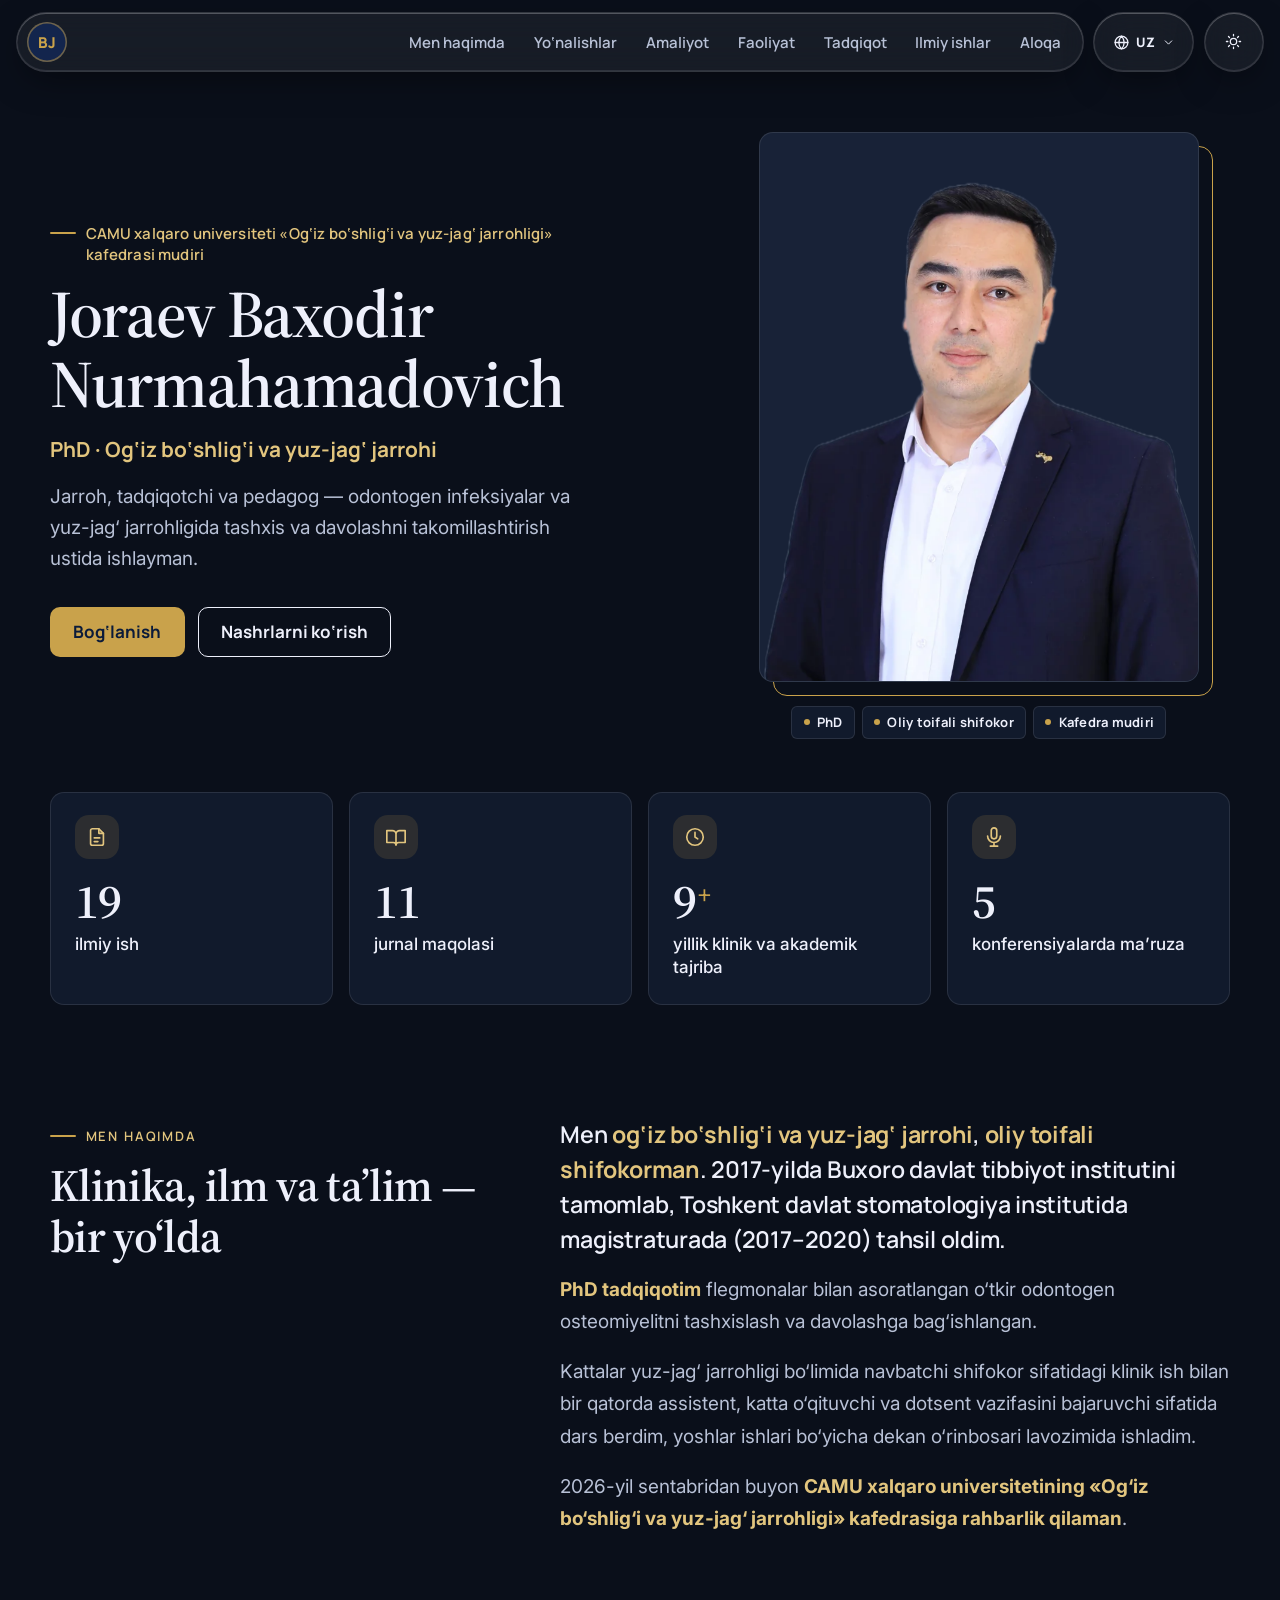
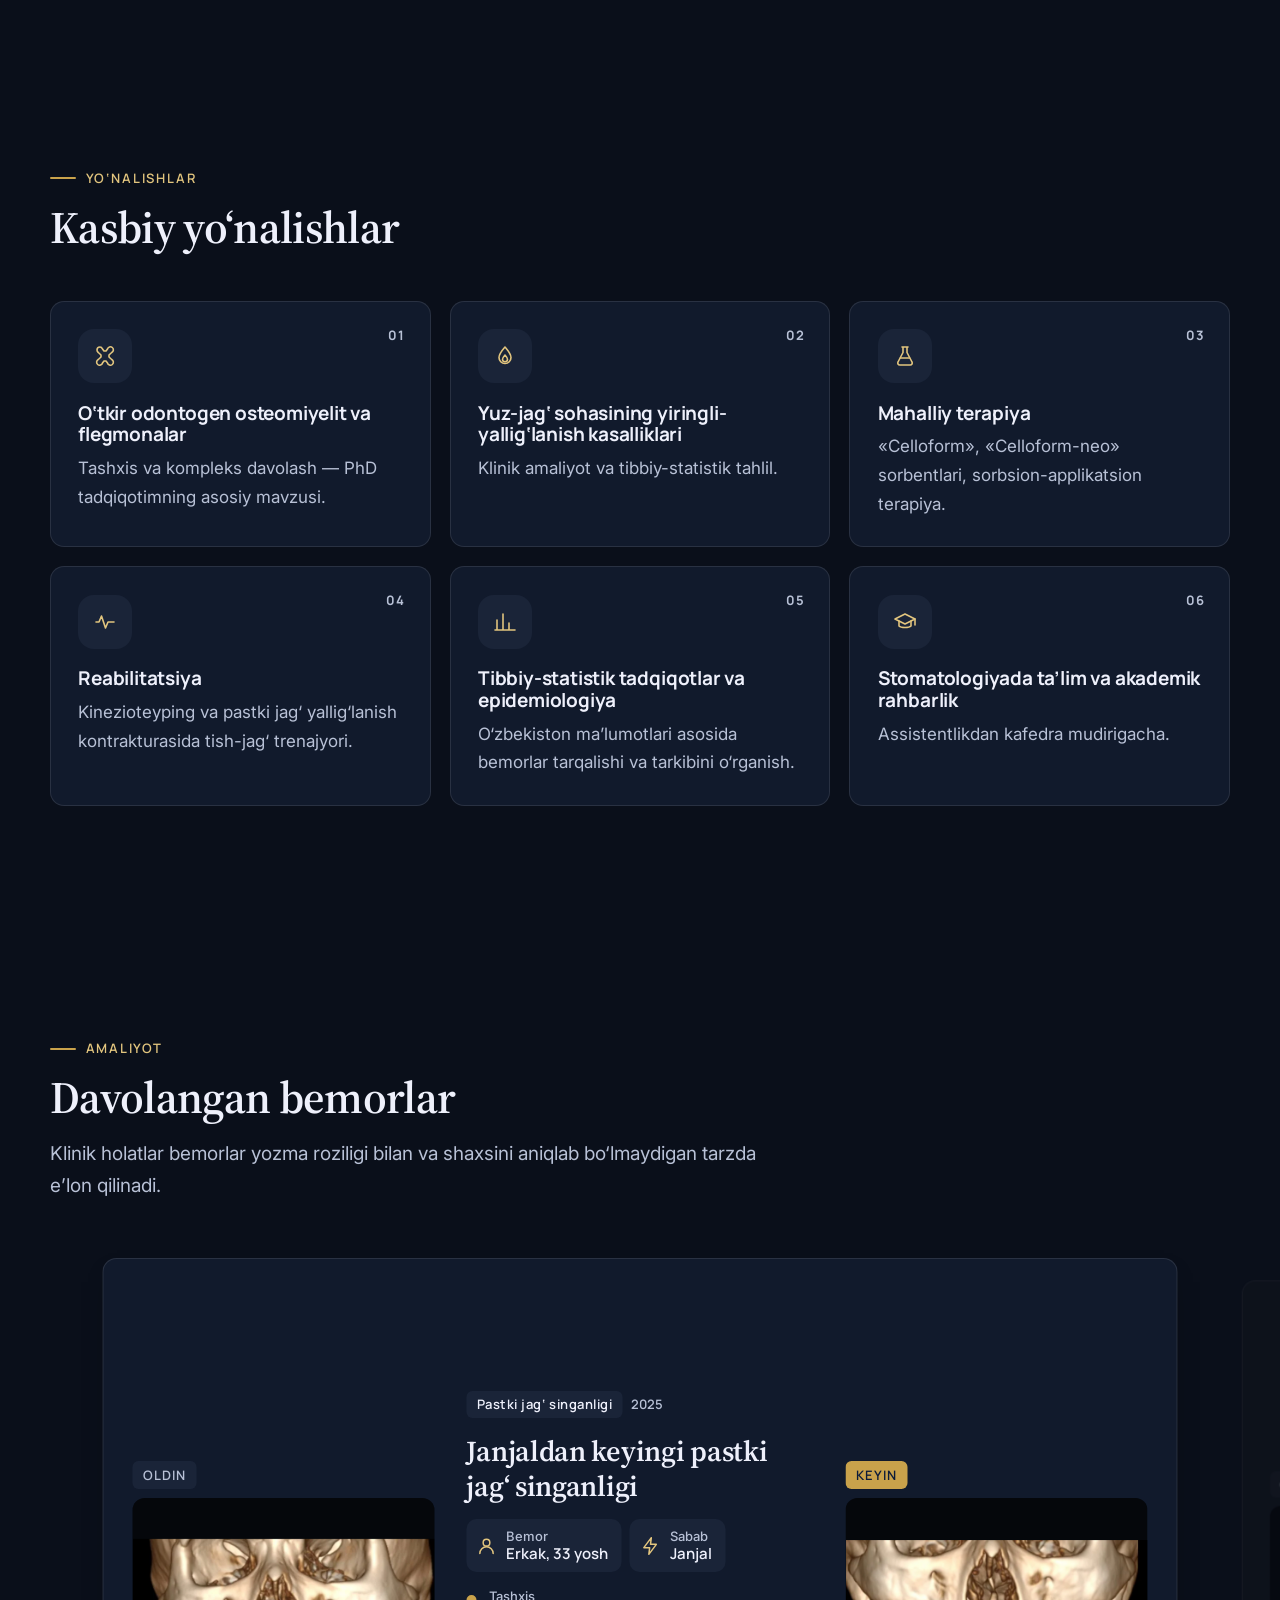
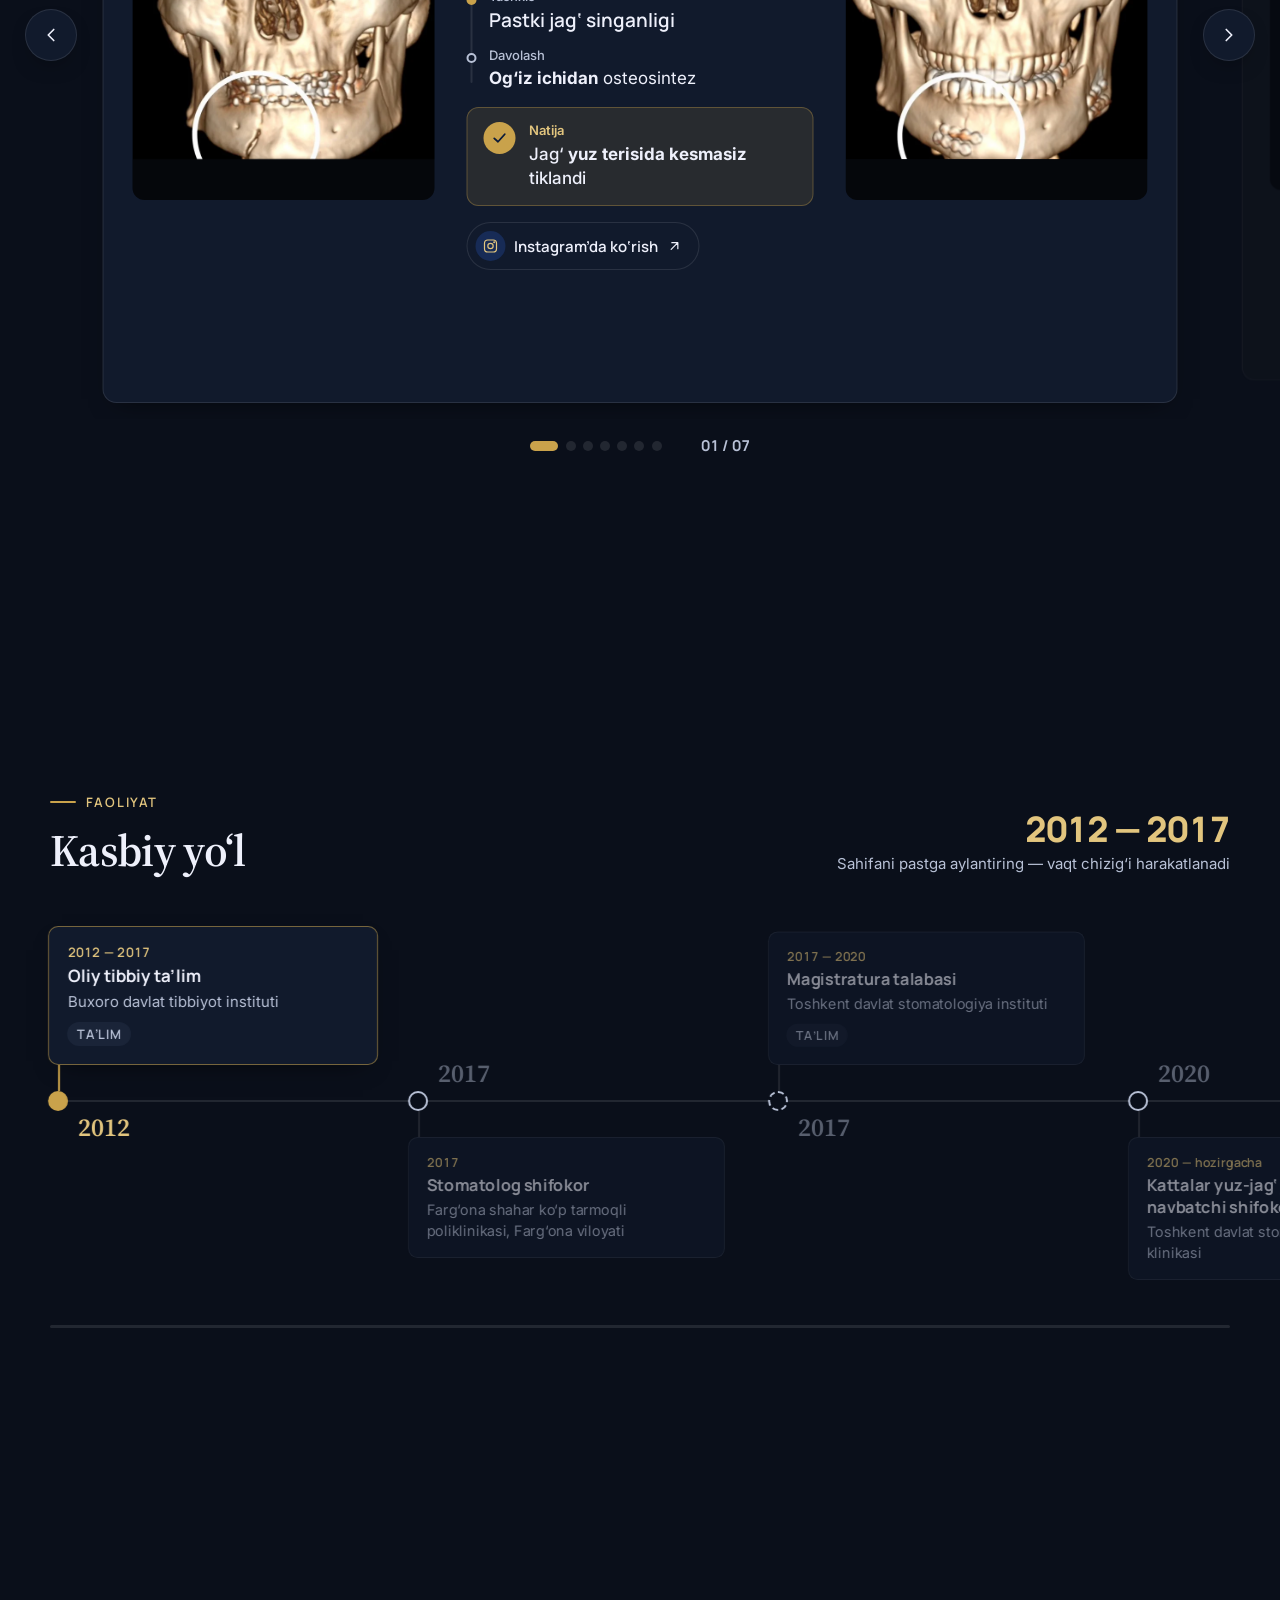
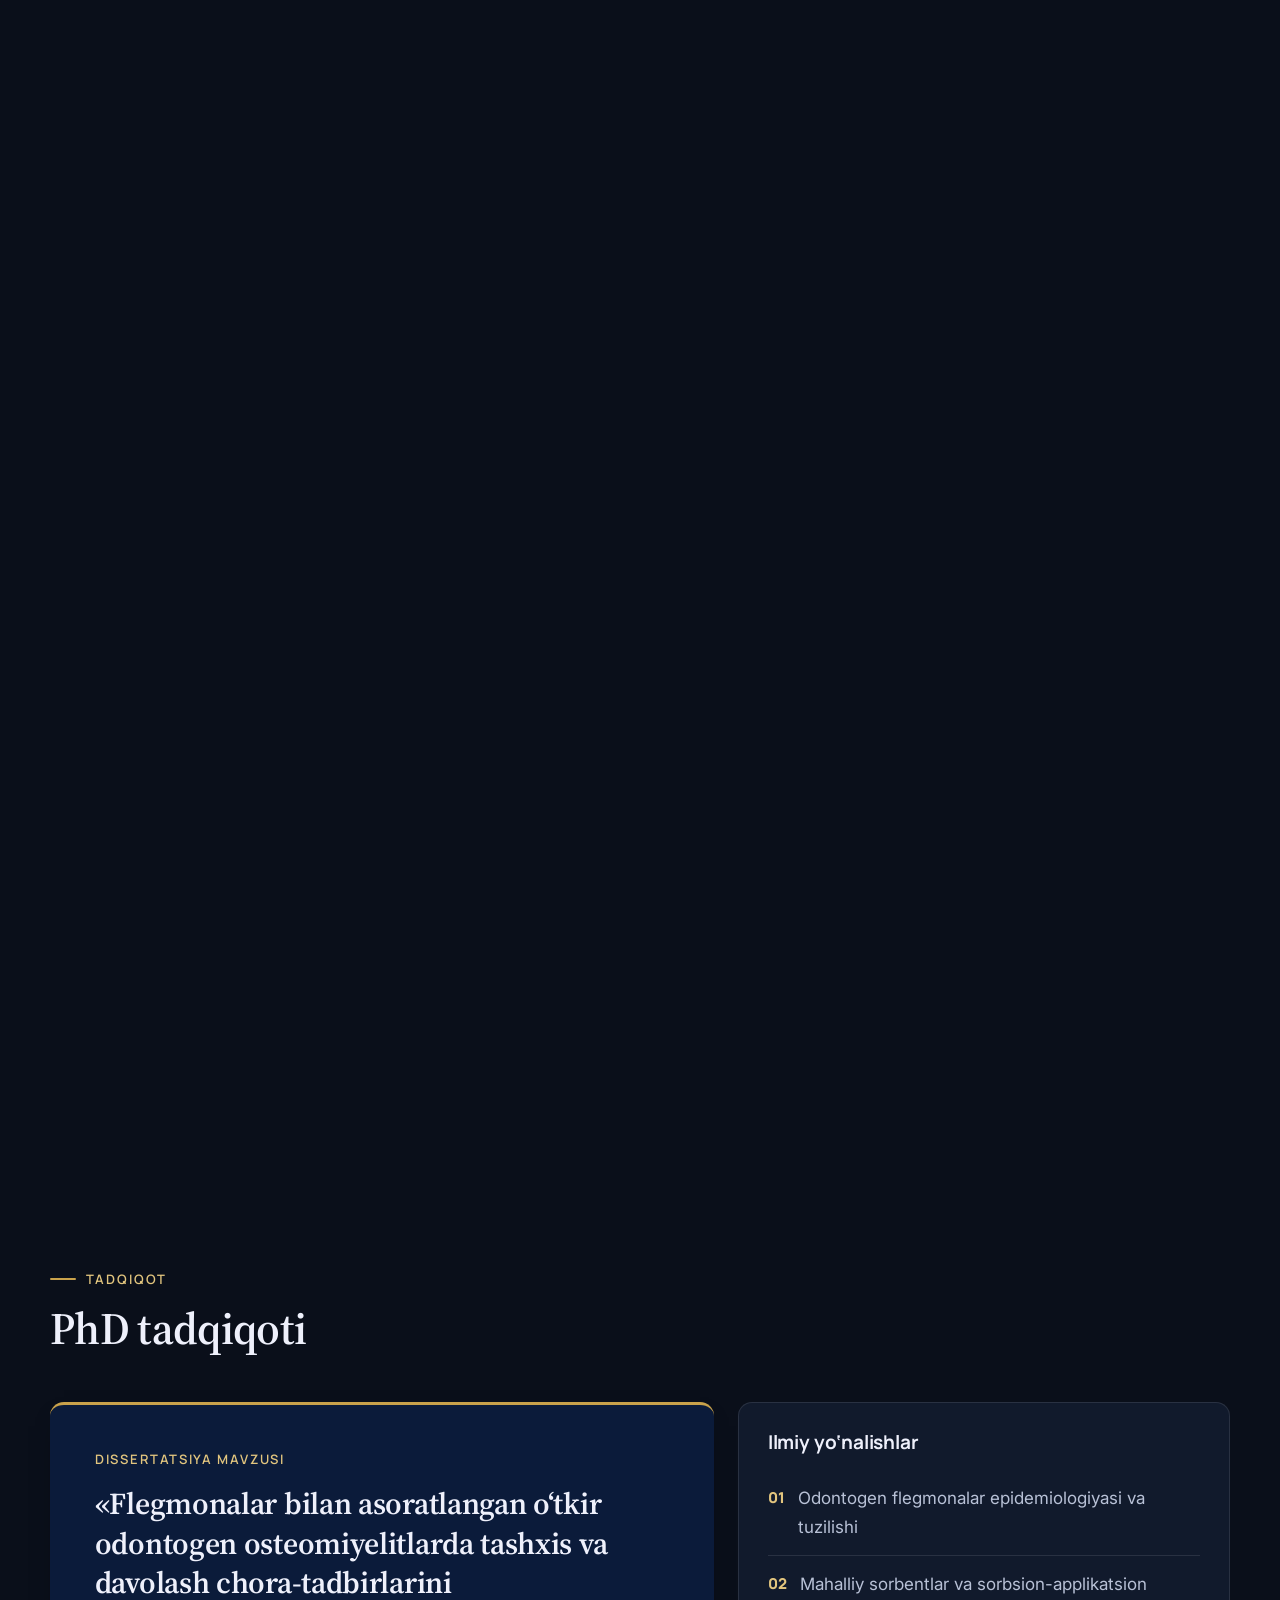
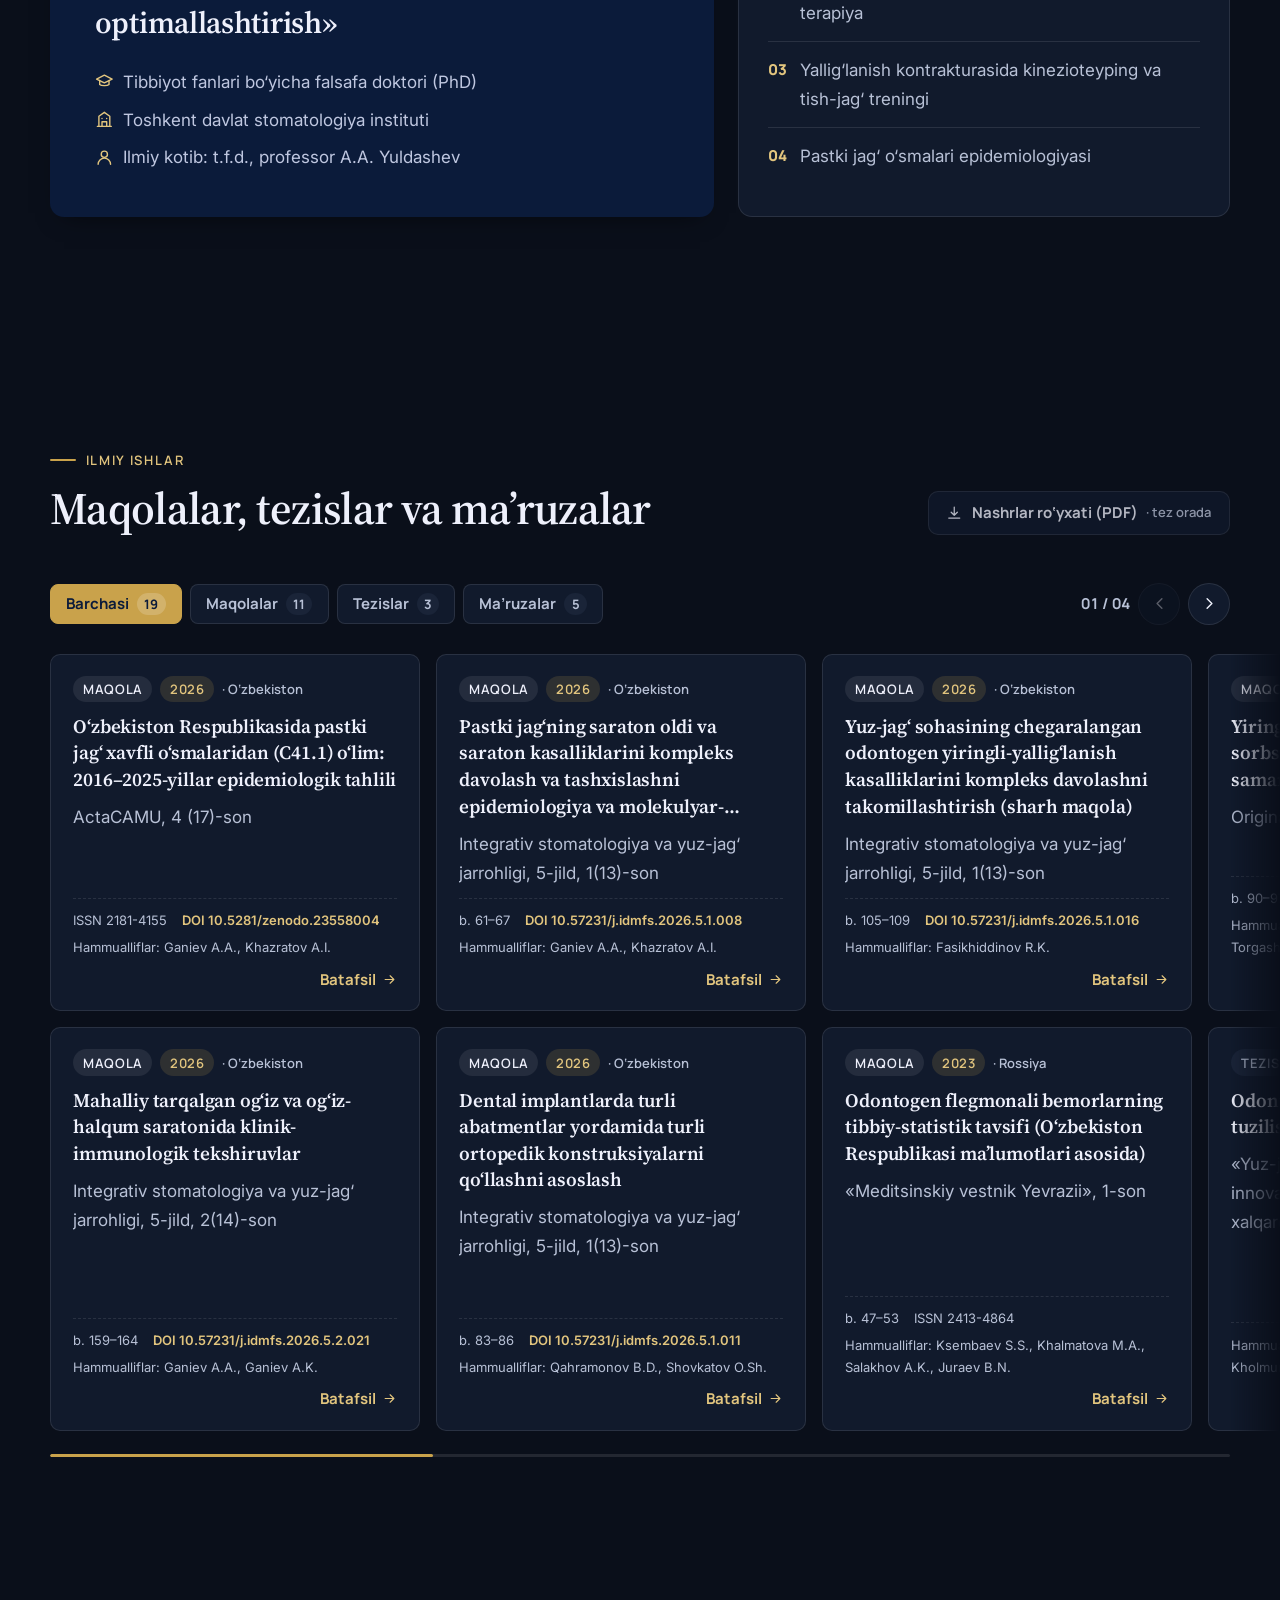
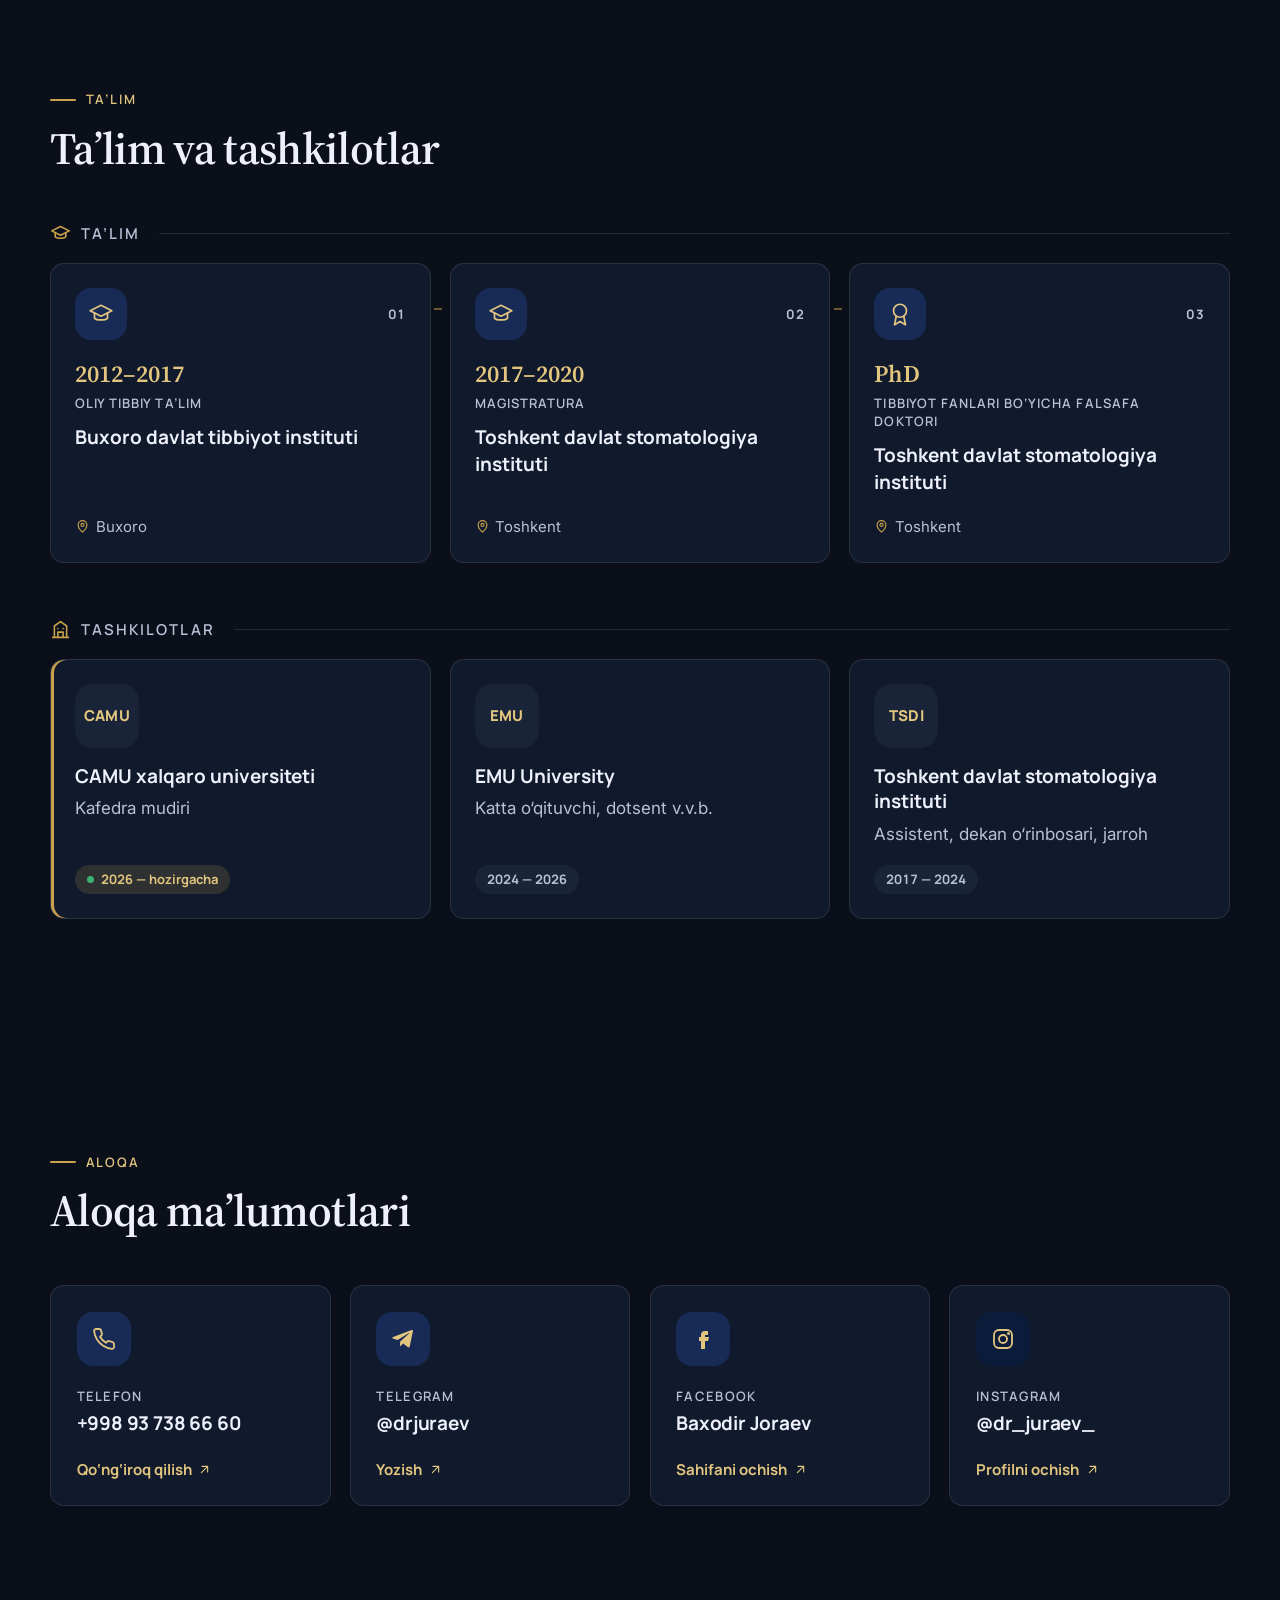
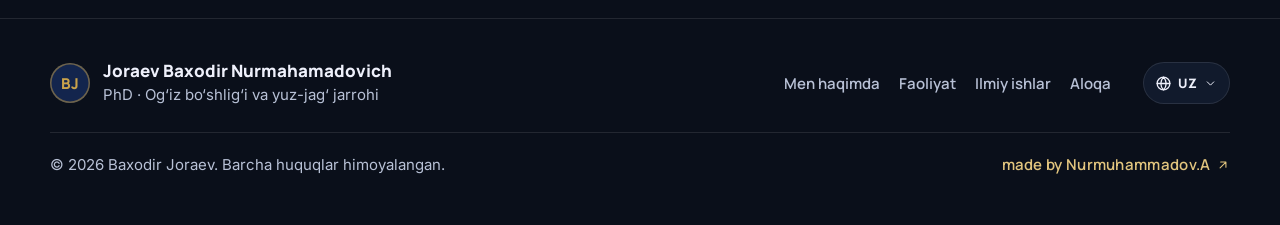
<file: index.html>
<!doctype html>
<html lang="uz" data-theme="dark">
<head>
  <meta charset="utf-8">
  <meta name="viewport" content="width=device-width, initial-scale=1, viewport-fit=cover">

  <!-- SEO. Titles/descriptions are also switched per language by main.js -->
  <title>Baxodir Joraev — PhD, yuz-jag‘ jarrohi</title>
  <meta name="description" content="PhD, highest-category physician and oral & maxillofacial surgeon. Head of the Department of Oral and Maxillofacial Surgery at CAMU International University. Publications, career and contacts.">
  <meta name="author" content="Baxodir Joraev">
  <meta name="theme-color" content="#0B1B3A">
  <link rel="icon" href="assets/favicon.svg" type="image/svg+xml">
  <link rel="apple-touch-icon" href="assets/favicon.svg">

  <!-- Open Graph / social preview (absolute URLs: Telegram/Facebook need them).
       After changing og-image.jpg bump ?v= so messengers fetch the new picture. -->
  <meta property="og:type" content="profile">
  <meta property="og:url" content="https://joraev-bohodir.vercel.app/">
  <meta property="og:site_name" content="Baxodir Joraev">
  <meta property="og:title" content="Baxodir Joraev — PhD, Oral & Maxillofacial Surgeon">
  <meta property="og:description" content="Surgeon, researcher and educator — optimizing diagnosis and treatment of odontogenic infections and maxillofacial surgery.">
  <meta property="og:image" content="https://joraev-bohodir.vercel.app/assets/og-image.jpg?v=3">
  <meta property="og:image:type" content="image/jpeg">
  <meta property="og:image:width" content="1200">
  <meta property="og:image:height" content="630">
  <meta property="og:image:alt" content="Portrait of Baxodir Joraev">
  <meta property="og:locale" content="uz_UZ">
  <meta property="og:locale:alternate" content="ru_RU">
  <meta property="og:locale:alternate" content="en_US">
  <meta property="profile:first_name" content="Baxodir">
  <meta property="profile:last_name" content="Joraev">
  <meta name="twitter:card" content="summary_large_image">
  <meta name="twitter:image" content="https://joraev-bohodir.vercel.app/assets/og-image.jpg?v=3">

  <!-- Structured data: Person + Physician -->
  <script type="application/ld+json">
  {
    "@context": "https://schema.org",
    "@type": ["Person", "Physician"],
    "name": "Joraev Baxodir Nurmahamadovich",
    "alternateName": ["Жураев Баходир Нурмахамадович", "Jo‘rayev Baxodir Nurmaxamad o‘g‘li", "Bakhodir Juraev"],
    "honorificSuffix": "PhD",
    "jobTitle": "Head of the Department of Oral and Maxillofacial Surgery",
    "medicalSpecialty": "Oral and Maxillofacial Surgery",
    "image": "assets/portrait-cutout.png",
    "telephone": "+998937386660",
    "worksFor": { "@type": "CollegeOrUniversity", "name": "CAMU International University" },
    "alumniOf": [
      { "@type": "CollegeOrUniversity", "name": "Bukhara State Medical Institute" },
      { "@type": "CollegeOrUniversity", "name": "Tashkent State Dental Institute" }
    ],
    "knowsAbout": ["Odontogenic osteomyelitis", "Odontogenic phlegmons", "Maxillofacial surgery", "Sorption-application therapy", "Kinesiotaping"],
    "sameAs": ["https://www.facebook.com/share/1BqZWPzV9R/", "https://t.me/drjuraev"]
  }
  </script>

  <!-- Fonts: Source Serif 4 (headings) + Manrope (UI labels) + Inter (body); all include Latin-ext (o‘ g‘) and Cyrillic -->
  <link rel="preconnect" href="https://fonts.googleapis.com">
  <link rel="preconnect" href="https://fonts.gstatic.com" crossorigin>
  <link href="https://fonts.googleapis.com/css2?family=Inter:wght@400;500;600&family=Manrope:wght@500;600;700;800&family=Source+Serif+4:opsz,wght@8..60,500;8..60,600&display=swap" rel="stylesheet">

  <link rel="preload" as="image" href="assets/portrait-cutout.webp" type="image/webp">
  <!-- ?v=N: bump after editing CSS/JS so browsers fetch the new files -->
  <link rel="stylesheet" href="css/styles.css?v=28">

  <!-- Apply saved theme before paint (avoids a flash of the wrong theme) -->
  <script>
    /* Dark by default; a visitor's own choice (saved when they press the toggle) wins */
    try { var t = localStorage.getItem("bj-theme"); if (t) document.documentElement.dataset.theme = t; } catch (e) {}
  </script>
</head>
<body>
  <!-- Loading screen: hidden by main.js once the page has loaded (CSS hides it anyway after 6s) -->
  <div class="loader" id="loader" aria-hidden="true">
    <div class="loader__inner">
      <svg class="loader__art" viewBox="0 -30 180 160" aria-hidden="true">
        <defs>
          <clipPath id="toothClip"><path d="M30 8C18 8 10 18 10 32c0 14 6 22 8 34 2 14 4 34 12 34s8-22 14-28c3-3 9-3 12 0 6 6 6 28 14 28s10-20 12-34c2-12 8-20 8-34C90 18 82 8 70 8c-8 0-12 5-20 5S38 8 30 8z"/></clipPath>
          <linearGradient id="toothFill" x1="0" y1="0" x2="0" y2="1">
            <stop offset="0" stop-color="#FFF4D6"/><stop offset=".55" stop-color="#E2C27A"/><stop offset="1" stop-color="#B8903C"/>
          </linearGradient>
        </defs>
        <!-- tooth -->
        <g transform="translate(20 14)">
          <g clip-path="url(#toothClip)">
            <g class="t-level">
              <path class="t-wave" fill="url(#toothFill)" d="M-60 0q12.5-5 25 0t25 0 25 0 25 0 25 0 25 0 25 0 25 0V110H-60z"/>
            </g>
          </g>
          <path class="t-outline" pathLength="1" d="M30 8C18 8 10 18 10 32c0 14 6 22 8 34 2 14 4 34 12 34s8-22 14-28c3-3 9-3 12 0 6 6 6 28 14 28s10-20 12-34c2-12 8-20 8-34C90 18 82 8 70 8c-8 0-12 5-20 5S38 8 30 8z"/>
          <path class="t-shine" d="M22 34c0-9 5-15 12-16"/>
          <g transform="translate(92 6)"><path class="t-sparkle" d="M0-9 2.2-2.2 9 0 2.2 2.2 0 9-2.2 2.2-9 0-2.2-2.2z"/></g>
          <g transform="translate(4 50) scale(.6)"><path class="t-sparkle t-sparkle--2" d="M0-9 2.2-2.2 9 0 2.2 2.2 0 9-2.2 2.2-9 0-2.2-2.2z"/></g>
        </g>
        <!-- syringe -->
        <g transform="translate(96 36) rotate(-38) scale(.9)">
          <g class="s-body">
            <line class="s-needle" x1="0" y1="0" x2="24" y2="0"/>
            <rect class="s-stroke" x="24" y="-3.5" width="6" height="7" rx="1"/>
            <rect class="s-liquid" x="31.5" y="-6.5" width="35" height="13" rx="1.5"/>
            <rect class="s-stroke" x="30" y="-8" width="42" height="16" rx="3"/>
            <path class="s-tick" d="M38-8v4M46-8v4M54-8v4M62-8v4"/>
            <rect class="s-stroke" x="71" y="-13" width="3.5" height="26" rx="1.5"/>
            <g class="s-plunger">
              <rect x="66.5" y="-6.5" width="4" height="13" rx="1" fill="#EEF0FB"/>
              <line x1="70.5" y1="0" x2="98" y2="0" stroke="#EEF0FB" stroke-width="2.4" stroke-linecap="round"/>
              <rect class="s-stroke" x="98" y="-9" width="3.5" height="18" rx="1.5"/>
            </g>
          </g>
        </g>
      </svg>
      <p class="loader__name">Joraev Baxodir Nurmahamadovich</p>
      <span class="loader__pct"></span>
    </div>
  </div>

  <a class="skip-link" href="#main" data-i18n="skip">Skip to content</a>


  <!-- ============================ NAVBAR ============================ -->
  <header class="nav" id="nav">
    <div class="nav__row">
      <!-- Main glass bar: brand + section links -->
      <div class="nav__glass" id="navGlass">
        <a class="nav__brand" href="#top" aria-label="Home">
          <span class="nav__mark" aria-hidden="true">BJ</span>
          <span class="nav__name" data-bind="person.shortName">Baxodir Joraev</span>
        </a>

        <nav class="nav__links" id="navLinks" aria-label="Primary">
          <span class="nav__blob" id="navBlob" aria-hidden="true"></span>
          <a href="#about" data-i18n="nav.about">About</a>
          <a href="#expertise" data-i18n="nav.expertise">Expertise</a>
          <a href="#cases" data-i18n="nav.cases">Cases</a>
          <a href="#career" data-i18n="nav.career">Career</a>
          <a href="#research" data-i18n="nav.research">Research</a>
          <a href="#publications" data-i18n="nav.publications">Publications</a>
          <a href="#contact" data-i18n="nav.contact">Contact</a>
        </nav>

        <button class="icon-btn nav__burger" id="menuToggle" type="button" aria-expanded="false" aria-controls="navLinks" data-i18n-aria="menu" aria-label="Menu">
          <span></span><span></span>
        </button>
      </div>

      <!-- Separate glass controls: language and theme -->
      <div class="nav__pill nav__pill--lang">
        <div class="lang" data-lang-switch></div>
      </div>
      <button class="nav__pill theme-btn" id="themeToggle" type="button" aria-label="Dark mode">
        <span class="theme-btn__icon" aria-hidden="true">
          <svg class="i-sun" viewBox="0 0 24 24"><circle cx="12" cy="12" r="4.5"/><path d="M12 2v2M12 20v2M4.9 4.9l1.4 1.4M17.7 17.7l1.4 1.4M2 12h2M20 12h2M4.9 19.1l1.4-1.4M17.7 6.3l1.4-1.4"/></svg>
          <svg class="i-moon" viewBox="0 0 24 24"><path d="M21 12.8A9 9 0 1 1 11.2 3a7 7 0 0 0 9.8 9.8z"/></svg>
        </span>
      </button>
    </div>
  </header>

  <main id="main">
    <!-- ============================ HERO ============================ -->
    <section class="hero" id="top">
      <div class="container hero__grid">
        <div class="hero__text">
          <p class="eyebrow reveal" data-bind="person.position"></p>
          <h1 class="hero__name reveal" data-bind="person.name"></h1>
          <p class="hero__title reveal" data-bind="person.title"></p>
          <p class="hero__tagline reveal" data-bind="person.tagline"></p>
          <div class="hero__cta reveal">
            <a class="btn btn--gold" href="#contact" data-i18n="contactMe">Contact me</a>
            <a class="btn btn--outline" href="#publications" data-i18n="viewPubs">View publications</a>
          </div>
        </div>

        <div class="hero__media reveal" id="heroMedia">
          <!-- Portrait card: soft backdrop, halo behind the head, cut-out photo -->
          <div class="portrait">
            <div class="portrait__frame">
              <picture>
                <source srcset="assets/portrait-cutout.webp" type="image/webp">
                <img class="portrait__img" src="assets/portrait-cutout.png" width="900" height="1115" alt="" data-bind-alt="person.photoAlt" fetchpriority="high">
              </picture>
            </div>
          </div>
          <!-- Credentials sit under the photo, not on top of it -->
          <ul class="hero__badges" id="heroBadges" aria-label="Credentials"></ul>
        </div>
      </div>
    </section>

    <!-- ============================ STATS ============================ -->
    <section class="stats" aria-label="Key figures">
      <div class="container">
        <ul class="stats__grid" id="stats"></ul>
      </div>
    </section>

    <!-- ============================ ABOUT ============================ -->
    <section class="section" id="about">
      <div class="container about">
        <header class="section__head reveal">
          <p class="eyebrow" data-i18n="aboutEyebrow"></p>
          <h2 data-i18n="aboutTitle"></h2>
        </header>
        <div class="about__body reveal" id="aboutBody"></div>
      </div>
    </section>

    <!-- ========================== EXPERTISE ========================== -->
    <section class="section section--tint" id="expertise">
      <div class="container">
        <header class="section__head reveal">
          <p class="eyebrow" data-i18n="expertiseEyebrow"></p>
          <h2 data-i18n="expertiseTitle"></h2>
        </header>
        <div class="cards" id="expertiseCards"></div>
      </div>
    </section>

    <!-- ====================== CLINICAL CASES ======================
         Cards are rendered from SITE.cases in content.js -->
    <section class="section" id="cases">
      <div class="container">
        <header class="section__head reveal">
          <p class="eyebrow" data-i18n="cases.eyebrow"></p>
          <h2 data-i18n="cases.title"></h2>
          <p class="section__lead" data-i18n="cases.lead"></p>
        </header>
        <div class="cases" id="casesList"></div>
      </div>
    </section>

    <!-- =========================== CAREER ===========================
         Horizontal timeline. The section is tall; its inner block is sticky,
         and vertical scrolling moves the track sideways (main.js). -->
    <section class="career" id="career">
      <div class="career__pin">
        <div class="container career__head">
          <header class="section__head reveal">
            <p class="eyebrow" data-i18n="careerEyebrow"></p>
            <h2 data-i18n="careerTitle"></h2>
          </header>
          <div class="career__now" aria-hidden="true">
            <span class="career__now-date" id="careerNow"></span>
            <span class="career__hint" data-i18n="careerHint"></span>
          </div>
        </div>
        <div class="career__viewport" id="careerViewport">
          <ol class="career__track" id="timeline">
            <!-- items rendered by main.js -->
          </ol>
        </div>
        <div class="container">
          <div class="career__progress" aria-hidden="true"><span id="careerBar"></span></div>
        </div>
      </div>
    </section>

    <!-- ========================== RESEARCH ========================== -->
    <section class="section section--tint" id="research">
      <div class="container">
        <header class="section__head reveal">
          <p class="eyebrow" data-i18n="researchEyebrow"></p>
          <h2 data-i18n="researchTitle"></h2>
        </header>
        <div class="research" id="researchBody"></div>
      </div>
    </section>

    <!-- ======================== PUBLICATIONS ========================
         Horizontal carousel: drag, swipe, arrows or the keyboard. -->
    <section class="section" id="publications">
      <div class="container">
        <header class="section__head section__head--row reveal">
          <div>
            <p class="eyebrow" data-i18n="pubsEyebrow"></p>
            <h2 data-i18n="pubsTitle"></h2>
          </div>
          <a class="btn btn--ghost btn--sm" id="pdfBtn" href="#"></a>
        </header>
        <div class="pubs-bar reveal">
          <div class="filters" role="tablist" id="pubFilters"></div>
          <div class="carousel-ctrl">
            <span class="carousel-count" id="pubCount" aria-live="polite"></span>
            <button class="round-btn" type="button" id="pubPrev" data-i18n-aria="prev">
              <svg viewBox="0 0 24 24" aria-hidden="true"><path d="M15 18l-6-6 6-6"/></svg>
            </button>
            <button class="round-btn" type="button" id="pubNext" data-i18n-aria="next">
              <svg viewBox="0 0 24 24" aria-hidden="true"><path d="M9 18l6-6-6-6"/></svg>
            </button>
          </div>
        </div>
      </div>
      <div class="pubs-scroller reveal" id="pubScroller" tabindex="0" aria-labelledby="pubFilters">
        <ul class="pubs" id="pubList"></ul>
      </div>
      <div class="container">
        <div class="carousel-progress" aria-hidden="true"><span id="pubBar"></span></div>
      </div>
    </section>

    <!-- ===================== EDUCATION & AFFILIATIONS ===================== -->
    <section class="section section--tint" id="education">
      <div class="container">
        <header class="section__head reveal">
          <p class="eyebrow" data-i18n="eduEyebrow"></p>
          <h2 data-i18n="eduTitle"></h2>
        </header>
        <div class="edu" id="eduBody"></div>
      </div>
    </section>

    <!-- =========================== CONTACT =========================== -->
    <section class="section" id="contact">
      <div class="container">
        <header class="section__head reveal">
          <p class="eyebrow" data-i18n="contactEyebrow"></p>
          <h2 data-i18n="contactTitle"></h2>
        </header>
        <!-- One card per channel; empty values in content.js are hidden -->
        <ul class="contact-cards" id="contactList"></ul>
      </div>
    </section>
  </main>

  <!-- ============================ FOOTER ============================ -->
  <footer class="footer">
    <div class="container footer__inner">
      <div class="footer__id">
        <span class="nav__mark" aria-hidden="true">BJ</span>
        <div>
          <strong data-bind="person.name"></strong>
          <span data-bind="person.title"></span>
        </div>
      </div>
      <nav class="footer__links" aria-label="Footer">
        <a href="#about" data-i18n="nav.about"></a>
        <a href="#career" data-i18n="nav.career"></a>
        <a href="#publications" data-i18n="nav.publications"></a>
        <a href="#contact" data-i18n="nav.contact"></a>
      </nav>
      <div class="lang lang--up" data-lang-switch></div>
      <div class="footer__bottom">
        <p class="footer__copy">© 2026 <span data-bind="person.shortName"></span>. <span data-i18n="footerRights"></span></p>
        <a class="footer__credit" href="https://nurmuhammadov-azizbek.vercel.app" target="_blank" rel="noopener">made by Nurmuhammadov.A
          <svg viewBox="0 0 24 24" aria-hidden="true"><path d="M7 17 17 7M8 7h9v9"/></svg></a>
      </div>
    </div>
  </footer>

  <!-- Publication details (filled by main.js) -->
  <dialog class="pub-modal" id="pubModal" aria-labelledby="pubModalTitle">
    <div class="pub-modal__card">
      <div class="pub-modal__head">
        <div class="pub__top" id="pubModalTags"></div>
        <button class="round-btn pub-modal__close" type="button" id="pubModalClose" data-i18n-aria="details.close">
          <svg viewBox="0 0 24 24" aria-hidden="true"><path d="M6 6l12 12M18 6 6 18"/></svg>
        </button>
      </div>
      <h3 class="pub-modal__title" id="pubModalTitle"></h3>
      <dl class="pub-modal__facts" id="pubModalFacts"></dl>
      <div class="pub-modal__actions" id="pubModalActions"></div>
      <div class="pub-modal__nav">
        <button class="round-btn" type="button" id="pubModalPrev" data-i18n-aria="prev"><svg viewBox="0 0 24 24" aria-hidden="true"><path d="M15 18l-6-6 6-6"/></svg></button>
        <span class="carousel-count" id="pubModalCount"></span>
        <button class="round-btn" type="button" id="pubModalNext" data-i18n-aria="next"><svg viewBox="0 0 24 24" aria-hidden="true"><path d="M9 18l6-6-6-6"/></svg></button>
      </div>
    </div>
  </dialog>

  <!-- Custom cursor: the dot is the pointer, the ring follows it -->
  <div class="cursor" aria-hidden="true"><span class="cursor__ring"></span><span class="cursor__dot"></span></div>

  <script src="js/content.js?v=29"></script>
  <script src="js/main.js?v=28"></script>
</body>
</html>
</file>
<file: css/styles.css>
/* =====================================================================
   Bakhodir Juraev — portfolio styles
   Palette from the portrait: navy (#0B1B3A), cool off-white, gold (#C9A24B)
   Style: editorial / Swiss — flat colour, one accent, hairline borders,
   no decorative gradients or glows.
   ===================================================================== */

/* Animatable custom properties (rotating borders etc.) */
@property --ang { syntax: "<angle>"; inherits: false; initial-value: 0deg; }

/* ----------------------------- Tokens ----------------------------- */
:root {
  --navy: #0B1B3A;
  --gold: #C9A24B;
  --gold-2: #E2C57E;
  --gold-ink: #8A6A22; /* gold dark enough for text on light backgrounds */

  --bg: #F6F7F9;
  --bg-2: #F6F7F9;
  --surface: #FFFFFF;
  --glass: rgba(255, 255, 255, 0.72);
  --glass-border: rgba(11, 27, 58, 0.08);
  --text: #0B1B3A;
  --muted: #3F4A63;
  --line: rgba(11, 27, 58, 0.12);
  --chip: #ECEEF3;
  --sb-thumb: rgba(11, 27, 58, .28);

  /* liquid glass (navbar, menus) */
  --lg-bg: rgba(255, 255, 255, .42);
  --lg-border: rgba(255, 255, 255, .75);
  --lg-edge: inset 0 1px 0 rgba(255, 255, 255, .95), inset 0 -1px 0 rgba(255, 255, 255, .35), inset 0 0 0 1px rgba(255, 255, 255, .25);
  --lg-shadow: 0 10px 34px -10px rgba(11, 27, 58, .22), 0 2px 6px rgba(11, 27, 58, .06);
  --lg-blob: rgba(255, 255, 255, .85);

  --shadow-sm: 0 1px 2px rgba(11, 27, 58, .05);
  --shadow-md: 0 1px 2px rgba(11, 27, 58, .06), 0 10px 24px -14px rgba(11, 27, 58, .22);

  --r: 10px;
  --r-lg: 14px;

  /* type scale (html = 16px): 13 · 15 · 17 · 19 · 22 px — use these, not ad-hoc sizes */
  --fs-xs: .8125rem;
  --fs-sm: .9375rem;
  --fs-base: 1.0625rem;
  --fs-md: 1.1875rem;
  --fs-lg: 1.375rem;

  --font-display: "Source Serif 4", Georgia, "Times New Roman", serif; /* headings */
  --font-head: "Manrope", "Segoe UI", system-ui, sans-serif;              /* UI labels */
  --font-body: "Inter", "Segoe UI", system-ui, sans-serif;

  --nav-h: 84px;            /* space reserved for the floating navbar */
  --gutter: max(1.25rem, calc((100vw - 1180px) / 2));
  --ease: cubic-bezier(.2, .7, .2, 1);
  --spring: cubic-bezier(.3, 1.15, .4, 1);
  color-scheme: light;
}

[data-theme="dark"] {
  --bg: #0A0F1A;
  --bg-2: #0A0F1A;
  --surface: #111A2C;
  --glass: rgba(255, 255, 255, 0.035);
  --glass-border: rgba(255, 255, 255, 0.08);
  --text: #EEF0FB;
  --muted: #B8C1D6;
  --line: rgba(255, 255, 255, 0.1);
  --chip: #1A2438;
  --sb-thumb: rgba(255, 255, 255, .22);
  --gold-ink: #E2C57E;
  --lg-bg: rgba(255, 255, 255, .055);
  --lg-border: rgba(255, 255, 255, .12);
  --lg-edge: inset 0 1px 0 rgba(255, 255, 255, .22), inset 0 -1px 0 rgba(255, 255, 255, .06), inset 0 0 0 1px rgba(255, 255, 255, .05);
  --lg-shadow: 0 12px 36px -10px rgba(0, 0, 0, .55);
  --lg-blob: rgba(255, 255, 255, .1);
  --shadow-sm: none;
  --shadow-md: 0 10px 24px -14px rgba(0, 0, 0, .7);
  color-scheme: dark;
}

/* ----------------------------- Base ----------------------------- */
*, *::before, *::after { box-sizing: border-box; }
html { scroll-behavior: smooth; scroll-padding-top: calc(var(--nav-h) + 8px); -webkit-text-size-adjust: 100%; }
body {
  margin: 0;
  font: 400 var(--fs-base)/1.7 var(--font-body);
  color: var(--text);
  background: var(--bg);
  -webkit-font-smoothing: antialiased;
  overflow-x: hidden;
}
/* Page scrollbar: thin rounded thumb that turns gold on hover */
::-webkit-scrollbar { width: 12px; height: 12px; }
::-webkit-scrollbar-track { background: var(--bg); }
::-webkit-scrollbar-thumb { background: var(--sb-thumb); border-radius: 12px; border: 3px solid var(--bg); min-height: 48px; }
::-webkit-scrollbar-thumb:hover { background: var(--gold); }
::-webkit-scrollbar-corner { background: var(--bg); }
@supports not selector(::-webkit-scrollbar) {
  html { scrollbar-width: thin; scrollbar-color: var(--sb-thumb) var(--bg); }
}
img { max-width: 100%; display: block; }
a { color: inherit; }
h1, h2, h3 { font-family: var(--font-head); line-height: 1.15; letter-spacing: -0.02em; margin: 0; }
h1, h2 { font-family: var(--font-display); font-weight: 600; letter-spacing: -0.015em; }
h2 { font-size: clamp(1.9rem, 3.6vw, 2.8rem); }
h3 { font-size: var(--fs-md); font-weight: 700; letter-spacing: -0.01em; }
p { margin: 0; }
ul, ol { margin: 0; padding: 0; list-style: none; }
button { font: inherit; }
svg { width: 1em; height: 1em; fill: none; stroke: currentColor; stroke-width: 1.8; stroke-linecap: round; stroke-linejoin: round; }

:focus-visible { outline: 2.5px solid var(--gold); outline-offset: 3px; border-radius: 8px; }

.container { width: min(1180px, 100% - 2.5rem); margin-inline: auto; }

.skip-link {
  position: absolute; left: 1rem; top: -100px; z-index: 100;
  background: var(--navy); color: #fff; padding: .6rem 1rem; border-radius: 10px; text-decoration: none;
}
.skip-link:focus { top: 1rem; }

.eyebrow {
  display: inline-flex; align-items: center; gap: .6rem;
  font: 600 var(--fs-xs)/1.4 var(--font-head);
  letter-spacing: .14em; text-transform: uppercase; color: var(--gold-ink);
  margin-bottom: .9rem;
}
.eyebrow::before { content: ""; width: 26px; height: 2px; background: var(--gold); border-radius: 2px; flex: none; }
.eyebrow--light { color: var(--gold-2); }

.glass {
  background: var(--glass);
  border: 1px solid var(--glass-border);
  -webkit-backdrop-filter: blur(16px);
  backdrop-filter: blur(16px);
  box-shadow: var(--shadow-md);
}

/* Smooth content swap when the language changes */
main, .footer { transition: opacity .28s var(--ease), filter .28s var(--ease), transform .28s var(--ease); }
body.is-switching main, body.is-switching .footer { opacity: 0; }

/* ----------------------------- Buttons ----------------------------- */
.btn {
  --h: 50px;
  position: relative; overflow: hidden; isolation: isolate;
  display: inline-flex; align-items: center; justify-content: center; gap: .55rem;
  min-height: var(--h); padding: 0 1.4rem; border-radius: var(--r);
  font: 700 var(--fs-base)/1 var(--font-head); text-decoration: none; cursor: pointer;
  border: 1.5px solid transparent;
  transition: transform .35s var(--spring), box-shadow .3s var(--ease), background-color .25s, color .25s, border-color .25s;
}
.btn:active { transform: scale(.97); }
.btn svg { width: 1.1em; height: 1.1em; }
.btn--gold { background: var(--gold); color: var(--navy); }
.btn--gold:hover { background: #B8913C; transform: translateY(-1px); }
.btn--outline { border-color: var(--text); color: var(--text); background: transparent; }
.btn--outline:hover { background: var(--text); color: var(--bg); transform: translateY(-1px); }
.btn--ghost { border-color: var(--line); background: var(--surface); color: var(--text); }
.btn--ghost:hover { border-color: var(--gold); transform: translateY(-2px); }
.btn--ghost[aria-disabled="true"] { opacity: .75; cursor: default; transform: none; }
.btn--ghost small { font-weight: 600; color: var(--muted); font-size: var(--fs-xs); white-space: nowrap; }
.btn--sm { --h: 44px; padding: 0 1.1rem; font-size: var(--fs-sm); }
.btn--block { width: 100%; }

.icon-btn, .round-btn {
  width: 42px; height: 42px; display: grid; place-items: center; flex: none;
  border-radius: 50%; border: 1px solid var(--line); background: var(--surface); color: var(--text);
  cursor: pointer; transition: border-color .2s, transform .35s var(--spring), background-color .2s;
}
.icon-btn:hover, .round-btn:hover:not(:disabled) { border-color: var(--gold); transform: scale(1.06); }
.icon-btn:active, .round-btn:active:not(:disabled) { transform: scale(.92); }
.icon-btn svg, .round-btn svg { width: 19px; height: 19px; }
.round-btn:disabled { opacity: .35; cursor: default; }

/* ============================ NAVBAR — liquid glass ============================ */
.nav {
  position: fixed; inset: 12px 0 auto; z-index: 50;
  display: flex; justify-content: center; padding-inline: 1rem;
  pointer-events: none;
}
.nav__glass {
  --mx: 50%; --my: 0%;
  pointer-events: auto; position: relative; isolation: isolate;
  display: flex; align-items: center; gap: 1rem;
  flex: 1; min-width: 0; height: 60px; padding: 0 .5rem 0 .6rem;
  border-radius: 999px;
  background: var(--lg-bg);
  border: 1px solid var(--lg-border);
  box-shadow: var(--lg-edge), var(--lg-shadow);
  -webkit-backdrop-filter: blur(18px);
  backdrop-filter: blur(18px);
  transition: height .5s var(--ease), box-shadow .4s, background .4s;
}
/* row holding the main bar + separate pills; narrows a little on scroll */
.nav__row { display: flex; align-items: center; gap: .6rem; width: min(1280px, 100%); transition: width .7s var(--spring); }
.nav.is-scrolled .nav__row { width: min(1220px, 100%); }
/* main.js adds .nav--tight when the links would not fit (long RU/UZ labels) */
.nav--tight .nav__name { display: none; }
.nav--tight .nav__links a { padding-inline: .6rem; }
/* separate round glass controls (language, theme) */
.nav__pill {
  pointer-events: auto; position: relative; flex: none; height: 60px; min-width: 60px;
  display: grid; place-items: center; border-radius: 999px; color: var(--text); cursor: pointer;
  background: var(--lg-bg); border: 1px solid var(--lg-border);
  box-shadow: var(--lg-edge), var(--lg-shadow);
  -webkit-backdrop-filter: blur(18px); backdrop-filter: blur(18px);
  transition: height .5s var(--ease), min-width .5s var(--ease), transform .45s var(--spring), border-color .3s;
}
.nav__pill:hover { transform: translateY(-2px); border-color: rgba(201, 162, 75, .6); }
.nav.is-scrolled .nav__pill { height: 56px; min-width: 56px; }
.nav__pill--lang { cursor: default; padding: 0 .35rem; }
.nav__pill--lang .lang__btn { height: 48px; border: 0; background: transparent; padding: 0 .8rem; }
[data-theme="dark"] .nav__pill--lang .lang__btn { background: transparent; }
.theme-btn { padding: 0; }
.theme-btn:active { transform: scale(.92); }
.nav.is-scrolled .nav__glass { height: 56px; }

.nav__brand { display: flex; align-items: center; gap: .65rem; text-decoration: none; font: 800 var(--fs-base) var(--font-head); letter-spacing: -.01em; white-space: nowrap; }
.nav__mark {
  width: 40px; height: 40px; border-radius: 50%; display: grid; place-items: center; flex: none;
  background: var(--navy); color: var(--gold); font: 800 var(--fs-sm) var(--font-head); letter-spacing: -.02em;
  box-shadow: inset 0 0 0 1.5px rgba(201, 162, 75, .5);
  transition: transform .45s var(--spring), box-shadow .3s;
}
.nav__brand:hover .nav__mark, .footer__id:hover .nav__mark { transform: scale(1.28); box-shadow: inset 0 0 0 1.5px var(--gold), 0 6px 16px -6px rgba(11, 27, 58, .5); }
[data-theme="dark"] .nav__mark { background: #13254D; }

.nav__links { position: relative; display: flex; gap: .1rem; margin-left: auto; }
.nav__links a {
  position: relative; z-index: 1; padding: .55rem .85rem; text-decoration: none; color: var(--muted);
  font: 600 var(--fs-sm) var(--font-head); border-radius: 999px; transition: color .3s;
  white-space: nowrap;
}
.nav__links a:hover, .nav__links a.is-active { color: var(--text); }
/* the liquid droplet that slides under the active link */
.nav__blob {
  position: absolute; z-index: 0; top: 50%; left: 0; height: 38px; width: 0;
  transform: translate(var(--bx, 0px), -50%) scale(var(--bsx, 1), var(--bsy, 1));
  border-radius: 999px; opacity: 0; pointer-events: none;
  background: var(--lg-blob);
  box-shadow: inset 0 1px 0 rgba(255, 255, 255, .9), inset 0 -1px 2px rgba(11, 27, 58, .06), 0 4px 14px -4px rgba(11, 27, 58, .25);
  transition: transform .6s var(--spring), width .6s var(--spring), opacity .3s;
}
[data-theme="dark"] .nav__blob { box-shadow: inset 0 1px 0 rgba(255, 255, 255, .2), 0 4px 14px -4px rgba(0, 0, 0, .5); }
.nav__blob.is-on { opacity: 1; }
.nav__blob::after { /* gold underline inside the droplet */
  content: ""; position: absolute; left: 30%; right: 30%; bottom: 5px; height: 2px; border-radius: 2px; background: var(--gold);
}
.nav__burger { background: rgba(255, 255, 255, .5); border-color: var(--lg-border); }
[data-theme="dark"] .nav__burger { background: rgba(255, 255, 255, .06); }

/* Theme toggle: sun/moon morph */
.theme-btn__icon { position: relative; width: 19px; height: 19px; display: block; }
.theme-btn__icon svg { position: absolute; inset: 0; transition: transform .7s var(--spring), opacity .4s; }
.theme-btn .i-sun { transform: rotate(-120deg) scale(0); opacity: 0; }
[data-theme="dark"] .theme-btn .i-sun { transform: none; opacity: 1; }
[data-theme="dark"] .theme-btn .i-moon { transform: rotate(120deg) scale(0); opacity: 0; }

/* Smooth theme switch: circular reveal (View Transitions API) */
::view-transition-old(root), ::view-transition-new(root) { animation: none; mix-blend-mode: normal; }
/* Fallback when View Transitions are not supported */
.theme-fade, .theme-fade *, .theme-fade *::before, .theme-fade *::after {
  transition: background-color .5s var(--ease), color .5s var(--ease), border-color .5s var(--ease), fill .5s, box-shadow .5s !important;
}

/* Burger (mobile) */
.nav__burger { display: none; flex-direction: column; gap: 5px; }
.nav__burger span { display: block; width: 16px; height: 2px; background: currentColor; border-radius: 2px; transition: transform .4s var(--spring); }
.nav__burger[aria-expanded="true"] span:first-child { transform: translateY(3.5px) rotate(45deg); }
.nav__burger[aria-expanded="true"] span:last-child { transform: translateY(-3.5px) rotate(-45deg); }

/* ---------------------- Language dropdown ---------------------- */
.lang { position: relative; }
.lang__btn {
  display: inline-flex; align-items: center; gap: .4rem; height: 42px; padding: 0 .75rem 0 .65rem;
  border-radius: 999px; border: 1px solid var(--lg-border); cursor: pointer;
  background: rgba(255, 255, 255, .5); color: var(--text);
  font: 800 var(--fs-xs) var(--font-head); letter-spacing: .06em;
  transition: border-color .2s, transform .35s var(--spring);
}
[data-theme="dark"] .lang__btn { background: rgba(255, 255, 255, .06); }
.lang__btn:hover { border-color: var(--gold); }
.lang__btn:active { transform: scale(.95); }
.lang__btn svg { width: 17px; height: 17px; }
.lang__btn .chev { width: 13px; height: 13px; transition: transform .45s var(--spring); }
.lang.is-open .lang__btn .chev { transform: rotate(180deg); }
.lang__menu {
  position: absolute; right: 0; top: calc(100% + 10px); z-index: 60; min-width: 190px; padding: 6px;
  border-radius: 20px; background: var(--lg-bg); border: 1px solid var(--lg-border);
  box-shadow: var(--lg-edge), var(--lg-shadow);
  -webkit-backdrop-filter: blur(20px); backdrop-filter: blur(20px);
  transform-origin: top right; transform: translateY(-6px); opacity: 0; visibility: hidden;
  transition: transform .25s var(--ease), opacity .2s, visibility .25s;
}
.lang--up .lang__menu { top: auto; bottom: calc(100% + 10px); transform-origin: bottom right; transform: translateY(6px); }
.lang.is-open .lang__menu { transform: none; opacity: 1; visibility: visible; }
.lang__item {
  display: flex; width: 100%; align-items: center; justify-content: space-between; gap: 1rem;
  padding: .7rem .85rem; border: 0; border-radius: 14px; background: transparent; cursor: pointer;
  color: var(--text); font: 600 var(--fs-base) var(--font-head); text-align: left;
  opacity: 0; transform: translateY(-6px);
  transition: background-color .2s, opacity .35s var(--ease), transform .45s var(--spring);
  transition-delay: 0s;
}
.lang.is-open .lang__item { opacity: 1; transform: none; transition-delay: calc(var(--i) * 55ms + 60ms); }
.lang__item:hover, .lang__item:focus-visible { background: rgba(201, 162, 75, .16); outline: none; }
.lang__item b { font: 800 var(--fs-xs) var(--font-head); letter-spacing: .08em; color: var(--muted); }
.lang__item[aria-checked="true"] b { color: var(--gold-ink); }
.lang__item[aria-checked="true"]::after { content: ""; display: none; }
.lang__item[aria-checked="true"] span::before { content: "● "; color: var(--gold); font-size: .7em; vertical-align: .15em; }

/* ----------------------------- Hero ----------------------------- */
.hero { position: relative; overflow: hidden; padding: calc(var(--nav-h) + clamp(1.5rem, 4vw, 3rem)) 0 clamp(3rem, 6vw, 5rem); }

.hero__grid { display: grid; grid-template-columns: 1.1fr .9fr; align-items: center; gap: clamp(2rem, 5vw, 5rem); }
.hero__name { font-size: clamp(2.4rem, 5.2vw, 4.2rem); font-weight: 600; letter-spacing: -0.02em; line-height: 1.05; }
.hero__title { margin-top: 1rem; font: 700 clamp(1.05rem, 1.8vw, 1.3rem) var(--font-head); color: var(--gold-ink); }
.hero__tagline { margin-top: 1.1rem; max-width: 34rem; font-size: var(--fs-md); line-height: 1.65; color: var(--muted); }
.hero__cta { display: flex; flex-wrap: wrap; gap: .8rem; margin-top: 2rem; }
.hero .eyebrow { max-width: 34rem; text-transform: none; letter-spacing: .01em; font-size: var(--fs-sm); align-items: flex-start; }
.hero .eyebrow::before { margin-top: .6em; }

/* Portrait card: rounded frame, soft studio backdrop, halo behind the head */
.hero__media { --px: 0; --py: 0; position: relative; justify-self: center; width: min(440px, 100%); }
.portrait { position: relative; aspect-ratio: 4 / 5; }
.portrait__frame {
  position: absolute; inset: 0; overflow: hidden; border-radius: var(--r-lg); isolation: isolate;
  background: #E4E7EE; border: 1px solid var(--line);
}
[data-theme="dark"] .portrait__frame { background: #182237; }
/* one thin gold rule offset behind the frame — the only ornament */
.portrait::before {
  content: ""; position: absolute; inset: 14px -14px -14px 14px; border: 1px solid var(--gold); border-radius: var(--r-lg); z-index: -1;
  transform: translate(calc(var(--px, 0) * -6px), calc(var(--py, 0) * -6px));
}
.portrait picture { position: absolute; inset: 0; }
.portrait__img {
  position: absolute; top: 7%; left: 50%; width: 118%; max-width: none; height: auto; /* chest-up crop */
  /* --px/--py: pointer position relative to the frame, -1…1 (set by main.js) */
  transform: translate(calc(-50% + var(--px, 0) * 18px), calc(var(--py, 0) * 12px)) scale(1.04);
  will-change: transform;
}
/* Credential chips under the photo */
.hero__badges { display: flex; flex-wrap: wrap; justify-content: center; gap: .45rem; margin-top: 1.5rem; }
.hero__badges li {
  display: inline-flex; align-items: center; gap: .45rem;
  padding: .4rem .7rem; border-radius: 6px; white-space: nowrap;
  font: 700 var(--fs-xs) var(--font-head); letter-spacing: .02em; color: var(--text);
  background: var(--surface); border: 1px solid var(--line);
}
.hero__badges li::before { content: ""; width: 6px; height: 6px; border-radius: 50%; background: var(--gold); }

/* ----------------------------- Stats ----------------------------- */
.stats { margin-top: -1.5rem; position: relative; z-index: 2; }
/* four separate stat cards */
.stats__grid { display: grid; grid-template-columns: repeat(4, 1fr); gap: 1rem; }
.stat {
  display: flex; flex-direction: column; padding: 1.4rem 1.5rem 1.5rem; border-radius: var(--r-lg); overflow: hidden;
  background: var(--surface); border: 1px solid var(--line);
}
.stat__icon {
  width: 44px; height: 44px; margin-bottom: 1.1rem; border-radius: 14px; display: grid; place-items: center;
  background: rgba(201, 162, 75, .14); color: var(--gold-ink);
  transition: transform .6s var(--spring), border-radius .6s var(--spring), background-color .4s, color .4s;
}
.stat__icon svg { width: 22px; height: 22px; }
.stat.is-hover .stat__icon { background: var(--gold); color: var(--navy); }
.stat__num { font: 600 clamp(2.3rem, 4vw, 3rem)/1 var(--font-display); letter-spacing: -.03em; font-variant-numeric: tabular-nums; }
.stat__num sup { font-size: .5em; color: var(--gold); margin-left: 2px; vertical-align: .6em; }
.stat__label { margin-top: .5rem; font-size: var(--fs-base); font-weight: 500; color: var(--text); line-height: 1.4; }

/* ----------------------------- Sections ----------------------------- */
.section { padding: clamp(4rem, 9vw, 7rem) 0; }
.section--tint { background: none; }
.section__head { margin-bottom: clamp(2rem, 4vw, 3rem); max-width: 46rem; }
.section__lead { margin-top: .9rem; font-size: var(--fs-md); color: var(--muted); max-width: 60ch; }
.section__head--row { display: flex; align-items: flex-end; justify-content: space-between; gap: 1.5rem; flex-wrap: wrap; max-width: none; }

/* About */
.about { display: grid; grid-template-columns: .8fr 1.2fr; gap: clamp(2rem, 5vw, 4rem); align-items: start; }
.about .section__head { margin-bottom: 0; position: sticky; top: calc(var(--nav-h) + 2rem); }
.about__body { max-width: 62ch; }
.about__body p { font-size: var(--fs-md); color: var(--muted); }
/* key facts: just bolder and in the accent ink — no underline or marker */
strong { font-weight: 700; color: var(--text); }
.about__body strong { color: var(--gold-ink); }
.about__body p + p { margin-top: 1.1rem; }
.about__body p:first-child { font: 600 clamp(1.2rem, 2vw, 1.45rem)/1.5 var(--font-head); color: var(--text); letter-spacing: -.01em; }

/* ============================ CARD HOVER ============================
   Cards grow slightly; a gold rule draws across the top, a faint gold
   wash rises from the bottom and the icon pops. .is-hover is set by main.js. */
.live {
  --s: 1;
  position: relative; isolation: isolate;
  transform: scale(var(--s));
  transition: transform .45s var(--spring), box-shadow .3s var(--ease), border-color .3s;
}
.live.is-hover { --s: 1.03; z-index: 2; box-shadow: var(--shadow-md), 0 0 28px -10px rgba(201, 162, 75, .55); border-color: rgba(201, 162, 75, .22); }
@property --beam { syntax: "<angle>"; inherits: false; initial-value: 0deg; }
.live::before { /* gold light running around the border on hover */
  content: ""; position: absolute; inset: 0; z-index: 3; border-radius: inherit; padding: 2px; pointer-events: none;
  background: conic-gradient(from var(--beam), transparent 0deg 150deg, rgba(201, 162, 75, .2) 220deg, var(--gold) 315deg, #FFF0C2 352deg, transparent 360deg);
  -webkit-mask: linear-gradient(#000 0 0) content-box, linear-gradient(#000 0 0);
  -webkit-mask-composite: xor; mask-composite: exclude;
  opacity: 0; transition: opacity .45s var(--ease);
}
.live::after { /* flat wash */
  content: ""; position: absolute; inset: 0; z-index: -1; border-radius: inherit; pointer-events: none;
  background: rgba(201, 162, 75, .07); transform: scaleY(0); transform-origin: bottom;
  transition: transform .45s var(--ease);
}
.live.is-hover::before { opacity: 1; animation: beam 2.6s linear infinite; }
@keyframes beam { to { --beam: 360deg; } }
.live.is-hover::after { transform: scaleY(1); }
.card__icon svg, .stat__icon svg, .contact-card__ico svg, .edu-step__icon svg { transition: transform .45s var(--spring); }
:is(.card__icon, .stat__icon, .contact-card__ico, .edu-step__icon) { transition: background-color .25s, color .25s, transform .45s var(--spring); }
.live.is-hover :is(.card__icon, .stat__icon, .contact-card__ico, .edu-step__icon) { transform: scale(1.1) rotate(-6deg); }
/* cards in grids come in from a bit lower, one after another */
:is(.cards, .stats__grid, .cases, .contact-cards, .orgs, .edu-steps) .reveal { transform: translateY(28px); transition-duration: .65s; }
:is(.cards, .stats__grid, .cases, .contact-cards, .orgs, .edu-steps) .reveal.is-in { transform: scale(var(--s, 1)); }

/* Expertise cards */
.cards { display: grid; grid-template-columns: repeat(3, 1fr); gap: 1.2rem; }
.card {
  padding: 1.7rem; border-radius: var(--r-lg); overflow: hidden;
  background: var(--surface); border: 1px solid var(--line); box-shadow: var(--shadow-sm);
}
.card__icon {
  width: 54px; height: 54px; border-radius: 16px; display: grid; place-items: center; margin-bottom: 1.2rem;
  background: var(--chip); color: var(--gold-ink);
  transition: background-color .25s, color .25s;
}
.card__icon svg { width: 24px; height: 24px; stroke-width: 1.6; }
.card.is-hover .card__icon { background: var(--navy); color: var(--gold-2); }
.card h3 { margin-bottom: .5rem; transition: transform .5s var(--ease); }
.card h3 { font-size: var(--fs-md); }
.card p { font-size: var(--fs-base); color: var(--muted); }
.card__num { position: absolute; top: 1.5rem; right: 1.5rem; font: 700 var(--fs-xs) var(--font-head); letter-spacing: .08em; color: var(--muted); }

/* ======================= CAREER — horizontal, scroll-driven ======================= */
.career { position: relative; background: var(--bg); }
.career__pin {
  position: sticky; top: 0; height: 100vh; height: 100svh;
  display: flex; flex-direction: column; justify-content: center; gap: 1rem;
  padding-top: calc(var(--nav-h) - 10px); overflow: hidden;
}
.career__head { display: flex; align-items: flex-end; justify-content: space-between; gap: 1.5rem; flex-wrap: wrap; }
.career__head .section__head { margin-bottom: 0; }
.career__now { text-align: right; display: grid; gap: .2rem; }
.career__now-date {
  font: 800 clamp(1.4rem, 3vw, 2.2rem)/1.1 var(--font-head); letter-spacing: -.03em; color: var(--gold-ink);
  font-variant-numeric: tabular-nums; display: inline-block;
}
.career__now-date.is-swap { animation: dateSwap .3s var(--ease); }
@keyframes dateSwap { from { opacity: 0; transform: translateY(6px); } }
.career__hint { font-size: var(--fs-sm); color: var(--muted); }

.career__viewport { position: relative; overflow: hidden; }
.career__track {
  --fill: 0;
  /* height is set by main.js from the tallest card, so nothing is ever clipped */
  position: relative; display: flex; width: max-content; height: 480px;
  padding-inline: var(--gutter); will-change: transform;
}
/* base line + gold progress line */
.career__track::before, .career__track::after {
  content: ""; position: absolute; top: 50%; left: var(--gutter); height: 2px; border-radius: 2px; transform: translateY(-50%);
}
.career__track::before { right: var(--gutter); background: var(--line); }
.career__track::after {
  width: calc(var(--fill) * 1px); height: 3px;
  background: var(--gold);
}
.tl { position: relative; flex: none; width: 360px; height: 100%; }
.tl__dot {
  position: absolute; left: 0; top: 50%; z-index: 2; width: 20px; height: 20px; margin: -10px 0 0 -2px; border-radius: 50%;
  background: var(--bg); border: 2px solid var(--muted);
  transition: background-color .4s, border-color .4s, transform .5s var(--spring), box-shadow .4s;
}
.tl.is-past .tl__dot { border-color: var(--gold); background: var(--gold); }
.tl--edu .tl__dot { border-style: dashed; }
.tl__stem {
  position: absolute; left: 8px; width: 2px; height: 26px; background: var(--line);
  transition: background-color .4s;
}
.tl.is-past .tl__stem { background: var(--gold); }
.tl:nth-child(odd) .tl__stem { bottom: calc(50% + 10px); }
.tl:nth-child(even) .tl__stem { top: calc(50% + 10px); }
.tl__year {
  position: absolute; left: 28px; font: 600 1.6rem/1 var(--font-display);
  color: var(--muted); opacity: .45; transition: color .3s, opacity .3s;
}
.tl:nth-child(odd) .tl__year { top: calc(50% + 14px); }
.tl:nth-child(even) .tl__year { bottom: calc(50% + 14px); }
.tl.is-past .tl__year { color: var(--gold-ink); opacity: 1; }
.tl__card {
  position: absolute; left: -2px; width: 330px; padding: 1rem 1.15rem; border-radius: var(--r);
  background: var(--surface); border: 1px solid var(--line); box-shadow: var(--shadow-sm);
  opacity: .55; scale: .96; /* upcoming steps: dimmed but still readable */
  transition: opacity .6s var(--ease), scale .7s var(--ease), border-color .4s, box-shadow .4s;
}
.tl:nth-child(odd) .tl__card { bottom: calc(50% + 36px); transform-origin: bottom left; }
.tl:nth-child(even) .tl__card { top: calc(50% + 36px); transform-origin: top left; }
.tl.is-past .tl__card { opacity: 1; scale: 1; }
.tl.is-focus .tl__card { border-color: rgba(201, 162, 75, .55); box-shadow: var(--shadow-md); }
.tl__date { font: 600 var(--fs-xs)/1.4 var(--font-head); letter-spacing: .02em; color: var(--gold-ink); font-variant-numeric: tabular-nums; }
.tl__role { margin-top: .25rem; font: 700 var(--fs-base)/1.35 var(--font-head); }
.tl__org { margin-top: .2rem; color: var(--muted); font-size: var(--fs-sm); line-height: 1.45; }
.tl__tag {
  display: inline-block; margin-top: .55rem; padding: .2rem .6rem; border-radius: 999px;
  font: 600 var(--fs-xs) var(--font-head); letter-spacing: .06em; text-transform: uppercase;
  background: var(--chip); color: var(--muted);
}
.tl--current .tl__tag { background: rgba(201, 162, 75, .16); color: var(--gold-ink); }
.career__progress { height: 3px; border-radius: 3px; background: var(--line); overflow: hidden; }
.career__progress span { display: block; height: 100%; width: 100%; transform-origin: left; transform: scaleX(var(--p, 0)); background: var(--gold); border-radius: inherit; }

/* No pinning (reduced motion / very short screens): normal horizontal scroll */
.career.is-static .career__pin { position: static; height: auto; padding: clamp(4rem, 9vw, 7rem) 0; }
.career.is-static .career__viewport { overflow-x: auto; }
.career.is-static .tl .tl__card { opacity: 1; scale: 1; }
.career.is-static .career__hint, .career.is-static .career__progress { display: none; }

/* Research */
.research { display: grid; grid-template-columns: 1.35fr 1fr; gap: 1.5rem; }
.research__main {
  overflow: hidden; padding: clamp(1.8rem, 4vw, 2.8rem); border-radius: var(--r-lg);
  background: var(--navy); border-top: 3px solid var(--gold);
  color: #EEF0FB; box-shadow: var(--shadow-md);
}
.research__main > * { position: relative; z-index: 1; }
.research__label { font: 600 var(--fs-xs) var(--font-head); letter-spacing: .14em; text-transform: uppercase; color: var(--gold-2); }
.research__topic { margin: 1rem 0 1.6rem; font: 600 clamp(1.4rem, 2.6vw, 1.9rem)/1.3 var(--font-display); letter-spacing: -.01em; }
.research__meta { display: grid; gap: .55rem; font-size: var(--fs-base); color: #BFC7E0; }
.research__meta li { display: flex; gap: .6rem; align-items: flex-start; }
.research__meta svg { color: var(--gold-2); width: 1.1em; height: 1.1em; margin-top: .25em; flex: none; }
.research__themes { padding: 1.8rem; border-radius: var(--r-lg); background: var(--surface); border: 1px solid var(--line); box-shadow: none; -webkit-backdrop-filter: none; backdrop-filter: none; }
.research__themes h3 { margin-bottom: 1rem; }
.research__themes li { display: flex; gap: .8rem; padding: .85rem 0; border-top: 1px solid var(--line); color: var(--muted); font-size: var(--fs-base); transition: color .3s, transform .4s var(--spring); }
.research__themes li:hover { color: var(--text); transform: translateX(6px); }
.research__themes li:first-of-type { border-top: 0; }
.research__themes b { font: 800 var(--fs-sm)/1.9 var(--font-head); color: var(--gold-ink); }

/* ======================= PUBLICATIONS — horizontal carousel ======================= */
.pubs-bar { display: flex; align-items: center; justify-content: space-between; gap: 1rem; flex-wrap: wrap; margin-bottom: 1.2rem; }
.filters { display: flex; flex-wrap: wrap; gap: .5rem; }
.chip {
  display: inline-flex; align-items: center; gap: .5rem; padding: .55rem .95rem; border-radius: 8px;
  border: 1px solid var(--line); background: var(--surface); color: var(--muted);
  font: 700 var(--fs-sm) var(--font-head); cursor: pointer;
  transition: color .2s, border-color .2s, background-color .3s, transform .35s var(--spring);
}
.chip:hover { color: var(--text); border-color: var(--gold); }
.chip:active { transform: scale(.95); }
.chip[aria-selected="true"] { background: var(--navy); border-color: var(--navy); color: #fff; }
[data-theme="dark"] .chip[aria-selected="true"] { background: var(--gold); border-color: var(--gold); color: var(--navy); }
.chip__count { font-size: var(--fs-xs); padding: .1rem .45rem; border-radius: 999px; background: var(--chip); color: inherit; }
.chip[aria-selected="true"] .chip__count { background: rgba(255, 255, 255, .18); }
.carousel-ctrl { display: flex; align-items: center; gap: .5rem; }
.carousel-count { font: 700 var(--fs-sm) var(--font-head); color: var(--muted); min-width: 4.5rem; text-align: right; font-variant-numeric: tabular-nums; }

.pubs-scroller {
  overflow-x: auto; overflow-y: hidden; overscroll-behavior-x: contain;
  scroll-snap-type: x mandatory; scroll-padding-inline: var(--gutter);
  padding: .6rem var(--gutter) 1.4rem;
  scrollbar-width: none; cursor: grab;
  -webkit-mask: linear-gradient(90deg, transparent, #000 var(--gutter), #000 calc(100% - var(--gutter)), transparent);
  mask: linear-gradient(90deg, transparent, #000 var(--gutter), #000 calc(100% - var(--gutter)), transparent);
}
@media (max-width: 1260px) {
  .pubs-scroller { -webkit-mask: linear-gradient(90deg, #000 92%, transparent); mask: linear-gradient(90deg, #000 92%, transparent); }
}
.pubs-scroller::-webkit-scrollbar { display: none; }
.pubs-scroller.is-dragging { cursor: grabbing; scroll-snap-type: none; user-select: none; }
.pubs-scroller.is-dragging .pub { pointer-events: none; }
.pubs { display: grid; grid-auto-flow: column; grid-template-rows: repeat(2, auto); grid-auto-columns: 370px; gap: 1rem; width: max-content; }
.pubs.is-single-row { grid-template-rows: auto; }
.pub {
  display: flex; flex-direction: column; gap: .65rem; padding: 1.3rem 1.4rem; border-radius: var(--r);
  background: var(--surface); border: 1px solid var(--line); scroll-snap-align: start;
  animation: pubIn .5s var(--spring) backwards;
}
@keyframes pubIn { from { opacity: 0; transform: translateX(12px); } }
.pub__top { display: flex; align-items: center; gap: .5rem; flex-wrap: wrap; }
.pub__type, .pub__year {
  font: 600 var(--fs-xs) var(--font-head); letter-spacing: .05em; text-transform: uppercase;
  padding: .28rem .6rem; border-radius: 999px;
}
.pub__type { background: var(--chip); color: var(--muted); }
.pub__type[data-type="article"] { background: rgba(11, 27, 58, .08); color: var(--text); }
[data-theme="dark"] .pub__type[data-type="article"] { background: rgba(255, 255, 255, .08); }
.pub__year { background: rgba(201, 162, 75, .16); color: var(--gold-ink); }
.pub__country { color: var(--muted); font: 600 var(--fs-xs) var(--font-head); }
.pub__title {
  font: 600 var(--fs-md)/1.4 var(--font-display); letter-spacing: -.01em;
  display: -webkit-box; -webkit-line-clamp: 4; -webkit-box-orient: vertical; overflow: hidden;
}
.pub__venue { font-size: var(--fs-base); color: var(--muted); display: -webkit-box; -webkit-line-clamp: 3; -webkit-box-orient: vertical; overflow: hidden; }
.pub__meta { margin-top: auto; display: flex; flex-wrap: wrap; gap: .3rem .9rem; font-size: var(--fs-xs); color: var(--muted); padding-top: .65rem; border-top: 1px dashed var(--line); }
.pub__meta a { color: var(--gold-ink); text-decoration: none; font-weight: 600; }
.pub__meta a:hover { text-decoration: underline; }
.pub[title] { cursor: inherit; }
.pub { cursor: pointer; }
.pub:focus-visible { outline-offset: 2px; }
.pub__more {
  display: inline-flex; align-items: center; gap: .35rem; align-self: flex-end;
  font: 700 var(--fs-sm) var(--font-head); color: var(--gold-ink);
}
.pub__more svg { transition: transform .45s var(--spring); }
.pub.is-hover .pub__more svg { transform: translateX(4px); }

/* ======================= Publication details modal ======================= */
.pub-modal {
  width: min(680px, calc(100% - 2rem)); max-height: calc(100svh - 2rem); padding: 0; border: 0;
  background: transparent; color: var(--text); overflow: visible;
}
.pub-modal::backdrop {
  background: rgba(7, 12, 24, .45);
  -webkit-backdrop-filter: blur(10px); backdrop-filter: blur(10px);
  animation: fadeIn .3s var(--ease);
}
.pub-modal[open] .pub-modal__card { animation: modalIn .5s var(--spring); }
.pub-modal.is-closing .pub-modal__card { animation: modalOut .24s var(--ease) forwards; }
.pub-modal.is-closing::backdrop { animation: fadeOut .24s var(--ease) forwards; }
@keyframes modalIn { from { opacity: 0; transform: translateY(12px); } }
@keyframes modalOut { to { opacity: 0; transform: translateY(14px) scale(.96); } }
@keyframes fadeIn { from { opacity: 0; } }
@keyframes fadeOut { to { opacity: 0; } }
.pub-modal__card {
  position: relative; overflow: auto; max-height: calc(100svh - 2rem);
  padding: clamp(1.4rem, 4vw, 2.2rem); border-radius: var(--r-lg); border-top: 3px solid var(--gold);
  background: var(--surface); border: 1px solid var(--line);
  box-shadow: 0 40px 80px -30px rgba(0, 0, 0, .5);
}
.pub-modal__card.is-swap > :not(.pub-modal__nav) { animation: swapIn .45s var(--ease); }
@keyframes swapIn { from { opacity: 0; transform: translateY(8px); } }
.pub-modal__head { display: flex; align-items: center; justify-content: space-between; gap: 1rem; margin-bottom: 1rem; }
.pub-modal__title { font: 600 clamp(1.35rem, 2.8vw, 1.75rem)/1.3 var(--font-display); letter-spacing: -.01em; }
.pub-modal__facts { margin: 1.4rem 0 0; display: grid; gap: 0; }
.pub-modal__facts > div { display: grid; grid-template-columns: 150px 1fr; gap: 1rem; padding: .8rem 0; border-top: 1px solid var(--line); }
.pub-modal__facts dt { font: 600 var(--fs-xs)/1.6 var(--font-head); letter-spacing: .08em; text-transform: uppercase; color: var(--muted); }
.pub-modal__facts dd { margin: 0; font-size: var(--fs-base); }
.authors { display: flex; flex-wrap: wrap; gap: .35rem; }
.author { padding: .2rem .6rem; border-radius: 999px; background: var(--chip); font-size: var(--fs-sm); }
.author--me { background: rgba(201, 162, 75, .18); color: var(--gold-ink); font-weight: 700; }
.pub-modal__actions { display: flex; flex-wrap: wrap; gap: .6rem; margin-top: 1.3rem; }
.pub-modal__actions[hidden] { display: none; }
.pub-modal__nav { display: flex; align-items: center; justify-content: space-between; margin-top: 1.4rem; padding-top: 1rem; border-top: 1px solid var(--line); }
.pub-modal__nav .carousel-count { text-align: center; }
html.modal-open { overflow: hidden; }

/* ============================ Custom cursor ============================ */
html.has-cursor, html.has-cursor * { cursor: none !important; }
.cursor { position: fixed; inset: 0; z-index: 9999; pointer-events: none; opacity: 0; transition: opacity .3s; }
.cursor.is-visible { opacity: 1; }
.cursor__dot, .cursor__ring { position: fixed; left: 0; top: 0; border-radius: 50%; pointer-events: none; }
.cursor__dot {
  width: 8px; height: 8px; margin: -4px 0 0 -4px; background: var(--gold);
  box-shadow: 0 0 0 2px rgba(255, 255, 255, .7);
}
[data-theme="dark"] .cursor__dot { box-shadow: 0 0 0 2px rgba(0, 0, 0, .4); }
.cursor__ring::before { /* the ring is drawn on a pseudo so it can scale without fighting the JS transform */
  content: ""; position: absolute; left: -18px; top: -18px; width: 36px; height: 36px; border-radius: 50%;
  border: 1.5px solid rgba(201, 162, 75, .85);
  transition: transform .35s var(--spring), background-color .3s, border-color .3s;
}
.cursor.is-hover .cursor__ring::before { transform: scale(1.6); background: rgba(201, 162, 75, .12); border-color: var(--gold); }
.cursor.is-drag .cursor__ring::before { transform: scale(1.9) scaleX(1.25); background: rgba(201, 162, 75, .08); }
.cursor.is-down .cursor__ring::before { transform: scale(.75); }
.cursor.is-down .cursor__dot { transform-origin: center; }

.carousel-progress { height: 3px; border-radius: 3px; background: var(--line); overflow: hidden; }
.carousel-progress span { display: block; height: 100%; border-radius: inherit; background: var(--gold); transition: transform .3s var(--ease), width .3s var(--ease); }


/* ============================ CLINICAL CASES ============================
   Carousel: the active case is centred, neighbours peek in at the edges.
   Each case: [before] [story] [after]. */
.cases { outline: none; }
.case-viewport {
  position: relative; overflow: hidden; outline: none;
  margin-inline: calc(50% - 50vw); /* full bleed: neighbours reach the screen edges */
  touch-action: pan-y; /* horizontal swipes go to the carousel, vertical scroll still works */
  cursor: grab;
}
.case-viewport.is-dragging { cursor: grabbing; user-select: none; }
.case-viewport:focus-visible .case-slide.is-active { outline: 2.5px solid var(--gold); outline-offset: 4px; }
.case-track {
  display: flex; align-items: stretch; gap: clamp(1rem, 2.5vw, 2rem); padding-block: .5rem 1rem;
  transition: transform .6s var(--ease); will-change: transform;
}
.case-slide {
  flex: 0 0 min(1100px, 84vw);
  display: grid; grid-template-columns: 1fr 1.15fr 1fr; align-items: center; gap: clamp(1rem, 2.5vw, 2rem);
  padding: clamp(1rem, 2.5vw, 1.8rem); border-radius: var(--r-lg);
  background: var(--surface); border: 1px solid var(--line);
  opacity: .35; transform: scale(.94); filter: saturate(.4);
  transition: opacity .5s var(--ease), transform .6s var(--ease), filter .5s var(--ease), box-shadow .4s;
  cursor: pointer;
}
.case-slide.is-active { opacity: 1; transform: none; filter: none; cursor: inherit; box-shadow: var(--shadow-md); }
.case-slide:not(.is-active):hover { opacity: .55; }
.case--sample { border-style: dashed; }

/* side arrows over the peeking neighbours */
.case-arrow {
  position: absolute; top: 50%; z-index: 2; width: 52px; height: 52px; margin-top: -26px;
  display: grid; place-items: center; border-radius: 50%; cursor: pointer;
  background: var(--surface); color: var(--text); border: 1px solid var(--line); box-shadow: var(--shadow-md);
  transition: transform .35s var(--spring), border-color .2s, background-color .2s;
}
.case-arrow:hover { border-color: var(--gold); transform: scale(1.08); }
.case-arrow:active { transform: scale(.94); }
.case-arrow svg { width: 22px; height: 22px; }
.case-arrow--prev { left: max(.75rem, calc((100vw - min(1100px, 84vw)) / 4 - 26px)); } /* middle of the side strip */
.case-arrow--next { right: max(.75rem, calc((100vw - min(1100px, 84vw)) / 4 - 26px)); } /* middle of the side strip */

.case__fig { margin: 0; display: grid; gap: .55rem; }
.case__label {
  justify-self: start; font: 600 var(--fs-xs) var(--font-head); letter-spacing: .08em; text-transform: uppercase;
  padding: .3rem .65rem; border-radius: 6px; background: var(--chip); color: var(--muted);
}
.case__fig:last-child .case__label { background: var(--gold); color: var(--navy); }
.case__img { aspect-ratio: 1 / 1; border-radius: 12px; overflow: hidden; background: #05070B; display: grid; place-items: center; }
.case__img img { width: 100%; height: 100%; object-fit: contain; pointer-events: none; }
.case-slide.is-active .case__img img { animation: imgIn .7s var(--ease) both; }
.case-slide.is-active .case__fig:last-child .case__img img { animation-delay: .12s; }
@keyframes imgIn { from { opacity: 0; transform: scale(.96); } }
.case__img--ph { color: var(--muted); background: var(--chip); gap: .4rem; font: 600 var(--fs-sm) var(--font-head); align-content: center; justify-items: center; }
.case__img--ph svg { width: 32px; height: 32px; color: var(--gold-ink); }

.case__story { display: flex; flex-direction: column; gap: 1rem; max-width: 62ch; }
.case__tags { display: flex; flex-wrap: wrap; align-items: center; gap: .5rem; }
.case__cat {
  font: 600 var(--fs-xs) var(--font-head); letter-spacing: .04em;
  padding: .3rem .65rem; border-radius: 6px; background: var(--chip); color: var(--text);
}
.case__year { font: 600 var(--fs-xs) var(--font-head); color: var(--muted); }
.case__sample {
  font: 600 var(--fs-xs) var(--font-head); padding: .28rem .55rem; border-radius: 6px;
  border: 1px dashed var(--muted); color: var(--muted);
}
.case__title { font: 600 clamp(1.45rem, 2.4vw, 1.8rem)/1.2 var(--font-display); letter-spacing: -.01em; }

/* patient + cause: the two facts you read first */
.case__facts { display: flex; flex-wrap: wrap; gap: .5rem; }
.case__facts li {
  display: flex; align-items: center; gap: .6rem; padding: .55rem .85rem .55rem .65rem; border-radius: 10px;
  background: var(--chip);
}
.case__facts svg { width: 20px; height: 20px; color: var(--gold-ink); flex: none; }
.case__facts span { display: grid; font: 600 var(--fs-sm)/1.25 var(--font-head); color: var(--text); }
.case__facts small { font: 500 var(--fs-xs)/1.3 var(--font-body); color: var(--muted); }

/* complaints → diagnosis → treatment, as a short timeline */
.case__flow { position: relative; display: grid; gap: .85rem; padding-left: 1.4rem; }
.case__flow::before { content: ""; position: absolute; left: 4px; top: .5rem; bottom: .5rem; width: 2px; border-radius: 2px; background: var(--line); }
.case__flow-item { position: relative; }
.case__flow-item::before {
  content: ""; position: absolute; left: calc(-1.4rem + 0px); top: .38rem; width: 10px; height: 10px; border-radius: 50%;
  background: var(--surface); border: 2px solid var(--muted);
}
.case__flow-k { display: block; font: 500 var(--fs-xs)/1.3 var(--font-body); color: var(--muted); margin-bottom: .1rem; }
.case__flow-item p { font-size: var(--fs-base); line-height: 1.5; color: var(--text); }
.case__flow-item--dx::before { border-color: var(--gold); background: var(--gold); }
.case__flow-item--dx p { font: 600 var(--fs-md)/1.4 var(--font-head); }

/* the outcome — the thing to remember */
.case__result {
  display: flex; gap: .85rem; align-items: flex-start; padding: .9rem 1rem; border-radius: 12px;
  background: rgba(201, 162, 75, .13); border: 1px solid rgba(201, 162, 75, .35);
}
.case__result-ico { width: 32px; height: 32px; flex: none; border-radius: 50%; display: grid; place-items: center; background: var(--gold); color: var(--navy); }
.case__result-ico svg { width: 18px; height: 18px; stroke-width: 2.4; }
.case__result-k { display: block; font: 600 var(--fs-xs)/1.3 var(--font-body); color: var(--gold-ink); margin-bottom: .15rem; }
.case__result p { font: 500 var(--fs-base)/1.45 var(--font-body); color: var(--text); }
.case__result strong { font-weight: 700; }

.case__dur { display: flex; align-items: center; gap: .4rem; font-size: var(--fs-sm); color: var(--muted); }
.case__dur svg { color: var(--gold-ink); }
.case__dur b { color: var(--text); }

/* Instagram button */
.case__ig {
  align-self: flex-start; display: inline-flex; align-items: center; gap: .55rem;
  padding: .5rem 1rem .5rem .5rem; border-radius: 999px; text-decoration: none;
  font: 600 var(--fs-sm) var(--font-head); color: var(--text);
  border: 1px solid var(--line); background: var(--surface);
  transition: background-color .25s, color .25s, border-color .25s, transform .35s var(--spring);
}
/* navy like the contact cards; turns Instagram pink on hover */
.case__ig-ico { width: 30px; height: 30px; border-radius: 50%; display: grid; place-items: center; background: var(--navy); color: var(--gold-2); transition: background-color .25s, color .25s; }
[data-theme="dark"] .case__ig-ico { background: #172B56; }
.case__ig-ico svg { width: 16px; height: 16px; }
.case__ig > svg { width: 16px; height: 16px; transition: transform .35s var(--spring); }
.case__ig:hover { background: #E1306C; border-color: #E1306C; color: #fff; transform: translateY(-1px); }
.case__ig:hover .case__ig-ico { background: #fff; color: #E1306C; }
.case__ig:hover > svg { transform: translate(3px, -3px); }

/* dots underneath (the list of cases) */
.case-nav { display: flex; align-items: center; justify-content: center; gap: 1rem; margin-top: 1rem; }
.case-dots { display: flex; gap: .45rem; flex-wrap: wrap; justify-content: center; }
.case-dot {
  width: 10px; height: 10px; padding: 0; border: 0; border-radius: 999px; background: var(--line); cursor: pointer;
  transition: width .35s var(--ease), background-color .3s;
}
.case-dot:hover { background: var(--muted); }
.case-dot.is-active { width: 28px; background: var(--gold); }

/* ======================= EDUCATION & AFFILIATIONS ======================= */
.edu { display: grid; gap: clamp(2.5rem, 5vw, 3.5rem); }
.edu__title {
  display: flex; align-items: center; gap: .6rem; margin-bottom: 1.2rem;
  font: 600 var(--fs-sm) var(--font-head); letter-spacing: .14em; text-transform: uppercase; color: var(--muted);
}
.edu__title svg { width: 1.4em; height: 1.4em; color: var(--gold); }
.edu__title::after { content: ""; flex: 1; height: 1px; background: var(--line); margin-left: .6rem; }

/* Education: three connected steps */
.edu-steps { position: relative; display: grid; grid-template-columns: repeat(3, 1fr); gap: 1.2rem; counter-reset: step; }
.edu-steps::before { /* dashed path linking the steps */
  content: ""; position: absolute; left: 3rem; right: 3rem; top: 2.85rem; height: 2px; z-index: 0;
  background: repeating-linear-gradient(90deg, var(--gold) 0 8px, transparent 8px 16px); opacity: .5;
}
.edu-step {
  display: flex; flex-direction: column; gap: .35rem; padding: 1.5rem 1.5rem 1.4rem; border-radius: var(--r-lg);
  background: var(--surface); border: 1px solid var(--line); box-shadow: var(--shadow-sm);
}
.edu-step__top { display: flex; align-items: center; justify-content: space-between; margin-bottom: .9rem; }
.edu-step__icon {
  width: 52px; height: 52px; border-radius: 16px; display: grid; place-items: center;
  background: var(--chip); color: var(--gold-ink); box-shadow: 0 0 0 6px var(--surface);
  transition: background-color .25s, color .25s;
}
[data-theme="dark"] .edu-step__icon { background: #172B56; }
.edu-step__icon svg { width: 26px; height: 26px; stroke-width: 1.6; }
.edu-step.is-hover .edu-step__icon { background: var(--navy); color: var(--gold-2); }
.edu-step__num { font: 700 var(--fs-xs) var(--font-head); letter-spacing: .08em; color: var(--muted); }
.edu-step__years { font: 600 1.5rem/1.2 var(--font-display); color: var(--gold-ink); }
.edu-step__degree { font: 600 var(--fs-xs) var(--font-head); letter-spacing: .08em; text-transform: uppercase; color: var(--muted); }
.edu-step__name { margin-top: .4rem; font: 700 var(--fs-md)/1.4 var(--font-head); }
.edu-step__city { margin-top: auto; padding-top: .8rem; display: flex; align-items: center; gap: .35rem; font-size: var(--fs-sm); color: var(--muted); }
.edu-step__city svg { color: var(--gold); }

/* Affiliations: logo cards */
.orgs { display: grid; grid-template-columns: repeat(3, 1fr); gap: 1.2rem; }
.org {
  display: flex; flex-direction: column; gap: 1rem; padding: 1.5rem; border-radius: var(--r-lg);
  background: var(--surface); border: 1px solid var(--line); box-shadow: var(--shadow-sm);
}
.org--current { box-shadow: inset 3px 0 0 var(--gold); }
.org__logo {
  width: 64px; height: 64px; border-radius: 18px; display: grid; place-items: center;
  background: var(--navy); color: var(--gold-2);
  font: 800 var(--fs-sm) var(--font-head); letter-spacing: .03em;
}
[data-theme="dark"] .org__logo { background: #1A2438; }
.org__name { font: 700 var(--fs-md)/1.35 var(--font-head); }
.org__role { margin-top: .3rem; font-size: var(--fs-base); color: var(--muted); }
.org__years {
  margin-top: auto; align-self: flex-start; display: inline-flex; align-items: center; gap: .45rem;
  padding: .35rem .75rem; border-radius: 999px; background: var(--chip);
  font: 700 var(--fs-xs) var(--font-head); color: var(--muted); font-variant-numeric: tabular-nums;
}
.org--current .org__years { background: rgba(201, 162, 75, .16); color: var(--gold-ink); }
.org__live { width: 7px; height: 7px; border-radius: 50%; background: #3BB273; }

/* ============================ CONTACT CARDS ============================ */
.contact-cards { display: grid; grid-template-columns: repeat(auto-fit, minmax(230px, 1fr)); gap: 1.2rem; }
.contact-card {
  --brand: var(--gold);
  display: flex; flex-direction: column; gap: .35rem; height: 100%; padding: 1.6rem; border-radius: var(--r-lg);
  text-decoration: none; color: var(--text);
  background: var(--surface); border: 1px solid var(--line); box-shadow: var(--shadow-sm);
}
.contact-card[data-kind="telegram"] { --brand: #2AABEE; }
.contact-card[data-kind="facebook"] { --brand: #1877F2; }
.contact-card[data-kind="instagram"] { --brand: #E1306C; }
.contact-card__ico {
  width: 54px; height: 54px; margin-bottom: 1rem; border-radius: 16px; display: grid; place-items: center;
  background: var(--navy); color: var(--gold-2);
  transition: background-color .25s, color .25s;
}
[data-theme="dark"] .contact-card__ico { background: #172B56; }
.contact-card__ico svg { width: 24px; height: 24px; }
.contact-card[data-kind="telegram"] .contact-card__ico svg,
.contact-card[data-kind="facebook"] .contact-card__ico svg { fill: currentColor; stroke: none; }
.contact-card[data-kind="instagram"] .contact-card__ico { background: var(--navy); }
.contact-card.is-hover .contact-card__ico, .contact-card:focus-visible .contact-card__ico {
  background: var(--brand); color: #fff;
}
.contact-card[data-kind="phone"].is-hover .contact-card__ico { color: var(--navy); }
.contact-card__k { font: 600 var(--fs-xs) var(--font-head); letter-spacing: .1em; text-transform: uppercase; color: var(--muted); }
.contact-card__v { font: 700 var(--fs-md)/1.3 var(--font-head); letter-spacing: -.01em; word-break: break-word; }
.contact-card__go {
  margin-top: auto; padding-top: 1.1rem; display: inline-flex; align-items: center; gap: .35rem;
  font: 700 var(--fs-sm) var(--font-head); color: var(--gold-ink);
}
.contact-card__go svg { transition: transform .45s var(--spring); }
.contact-card.is-hover .contact-card__go svg { transform: translate(3px, -3px); }

/* Footer */
.footer { padding: 2.5rem 0 3rem; border-top: 1px solid var(--line); }
.footer__inner { display: grid; grid-template-columns: 1fr auto auto; gap: 1.5rem 2rem; align-items: center; }
.footer__id { display: flex; align-items: center; gap: .8rem; }
.footer__id strong { display: block; font: 800 var(--fs-base) var(--font-head); }
.footer__id span:not(.nav__mark) { display: block; font-size: var(--fs-sm); color: var(--muted); }
.footer__links { display: flex; flex-wrap: wrap; gap: .3rem 1.2rem; }
.footer__links a { font: 600 var(--fs-sm) var(--font-head); color: var(--muted); text-decoration: none; }
.footer__links a:hover { color: var(--text); }
.footer__copy { font-size: var(--fs-sm); color: var(--muted); }
/* bottom row: copyright on the left, credit in the right-hand corner */
.footer__bottom { grid-column: 1 / -1; display: flex; flex-wrap: wrap; align-items: center; justify-content: space-between; gap: .6rem 1.5rem; padding-top: 1.2rem; border-top: 1px solid var(--line); }
.footer__credit {
  display: inline-flex; align-items: center; gap: .35rem; text-decoration: none;
  font: 600 var(--fs-sm) var(--font-head); letter-spacing: .02em; color: var(--gold-ink);
  transition: color .2s;
}
.footer__credit svg { width: 14px; height: 14px; transition: transform .35s var(--spring); }
.footer__credit:hover { color: var(--text); }
.footer__credit:hover svg { transform: translate(2px, -2px); }

/* ============================ Loading screen ============================ */
/* A tooth outline draws itself, a syringe slides in and injects,
   the tooth fills with a gold wave, the syringe leaves and the tooth sparkles. */
.loader {
  position: fixed; inset: 0; z-index: 10000; display: grid; place-items: center;
  background: radial-gradient(60% 50% at 50% 42%, #14203A 0%, #0A0F1A 70%); color: #EEF0FB;
  transition: opacity .6s var(--ease), visibility .6s;
  animation: loaderFailsafe 0s 7s forwards; /* if JS never runs */
}
.loader.is-done { opacity: 0; visibility: hidden; }
@keyframes loaderFailsafe { to { opacity: 0; visibility: hidden; } }
.loader__inner { display: grid; justify-items: center; gap: .9rem; padding: 1.5rem; text-align: center; transition: transform .6s var(--ease); }
.loader.is-done .loader__inner { transform: translateY(-10px) scale(.97); }

.loader__art { width: min(230px, 62vw); height: auto; overflow: visible; }
.loader__art * { transform-box: view-box; }

/* tooth */
.t-outline {
  fill: rgba(255, 255, 255, .03); stroke: var(--gold); stroke-width: 2.4; stroke-linejoin: round;
  stroke-dasharray: 1; stroke-dashoffset: 1;
  animation: tDraw .8s .05s var(--ease) forwards, tGlow .7s 1.95s var(--ease) both;
}
.t-level { transform: translateY(108px); animation: tFill 1.05s .85s cubic-bezier(.45, 0, .3, 1) forwards; }
.t-wave { animation: tWave 1.1s linear infinite; }
.t-shine { fill: none; stroke: rgba(255, 255, 255, .75); stroke-width: 2.4; stroke-linecap: round; opacity: 0; animation: tShow .4s 1.85s forwards; }
.t-sparkle { fill: #FFF3CF; transform-box: fill-box; transform-origin: center; transform: scale(0); animation: sparkle .7s 1.95s var(--spring) forwards; }
.t-sparkle--2 { animation-delay: 2.1s; }

/* syringe (drawn along +x, needle tip at the origin) */
.s-body { animation: sIn .45s .35s var(--ease) both, sOut .4s 1.9s var(--ease) forwards; }
.s-stroke { fill: rgba(255, 255, 255, .06); stroke: #EEF0FB; stroke-width: 1.6; stroke-linejoin: round; }
.s-needle { stroke: #C9CEDD; stroke-width: 1.5; stroke-linecap: round; }
.s-tick { stroke: rgba(238, 240, 251, .55); stroke-width: 1.1; }
.s-liquid { fill: var(--gold); opacity: .85; transform-box: fill-box; transform-origin: left center; animation: sEmpty 1.05s .85s cubic-bezier(.45, 0, .3, 1) forwards; }
.s-plunger { animation: sPush 1.05s .85s cubic-bezier(.45, 0, .3, 1) forwards; }

.loader__name {
  margin: 0; font: 600 clamp(1.3rem, 4.5vw, 2.2rem)/1.2 var(--font-display); letter-spacing: .01em;
  animation: loaderUp .8s .2s var(--ease) both;
}
@property --pct { syntax: "<integer>"; inherits: false; initial-value: 0; }
.loader__pct {
  font: 700 var(--fs-xs) var(--font-head); letter-spacing: .2em; color: var(--gold);
  counter-reset: pct var(--pct); animation: loaderUp .6s .3s var(--ease) both, pct 1.05s .85s cubic-bezier(.45, 0, .3, 1) forwards;
}
.loader__pct::before { content: counter(pct) "%"; }

@keyframes tDraw { to { stroke-dashoffset: 0; } }
@keyframes tFill { to { transform: translateY(4px); } }
@keyframes tWave { to { transform: translateX(-50px); } }
@keyframes tGlow { 50% { filter: drop-shadow(0 0 10px rgba(201, 162, 75, .8)); } }
@keyframes sparkle { 0% { transform: scale(0) rotate(-90deg); } 60% { transform: scale(1.25) rotate(10deg); } 100% { transform: scale(1) rotate(0); } }
@keyframes sIn { from { transform: translateX(55px); opacity: 0; } }
@keyframes sOut { to { transform: translateX(55px); opacity: 0; } }
@keyframes sEmpty { to { transform: scaleX(.29); } }
@keyframes sPush { to { transform: translate(-25px, 0); } }
@keyframes pct { to { --pct: 100; } }
@keyframes tShow { to { opacity: 1; } }
@keyframes loaderUp { from { opacity: 0; transform: translateY(12px); } }
@media (prefers-reduced-motion: reduce) {
  .t-outline { stroke-dashoffset: 0; }
  .t-level { transform: translateY(4px); }
  .s-body { opacity: 0; }
}
.footer .lang__btn { background: var(--surface); border-color: var(--line); }

/* ----------------------------- Reveal animation ----------------------------- */
.reveal { opacity: 0; transform: translateY(12px); transition: opacity .5s var(--ease), transform .5s var(--ease); transition-delay: var(--d, 0s); }
.reveal.is-in { opacity: 1; transform: none; }
/* live cards manage their own transform once visible */
.reveal.live.is-in { transform: scale(var(--s)); }

@media (prefers-reduced-motion: reduce) {
  html { scroll-behavior: auto; }
  *, *::before, *::after { animation: none !important; transition-duration: .01ms !important; }
  .reveal { opacity: 1; transform: none; filter: none; }
}

/* ----------------------------- Responsive ----------------------------- */
@media (max-width: 1320px) {
  .nav__name { display: none; }
}

/* Burger menu below 1100px (seven links in RU/UZ need the room) */
@media (max-width: 1100px) {
  .nav__name, .nav--tight .nav__name { display: inline; }
  .nav__burger { display: flex; align-items: center; justify-content: center; margin-left: auto; }
  .nav__blob { display: none; }
  .nav__links {
    position: absolute; top: calc(100% + 10px); left: 0; flex-direction: column; gap: 0; padding: .5rem;
    width: calc(100vw - 2rem); border-radius: 24px;
    background: rgba(255, 255, 255, .94); border: 1px solid var(--lg-border); box-shadow: var(--lg-edge), var(--lg-shadow);
    -webkit-backdrop-filter: blur(22px); backdrop-filter: blur(22px);
    transform: translateY(-6px); opacity: 0; visibility: hidden;
    transition: transform .25s var(--ease), opacity .2s, visibility .25s;
  }
  [data-theme="dark"] .nav__links { background: rgba(20, 22, 28, .94); } /* after the light rule, so it wins */
  .nav__links.is-open { transform: none; opacity: 1; visibility: visible; }
  .nav__links a, .nav--tight .nav__links a { padding: .85rem 1rem; font-size: var(--fs-base); border-radius: 16px; }
  .nav__links a.is-active { background: rgba(201, 162, 75, .14); }
  .nav__links a { opacity: 0; transform: translateY(-6px); transition: opacity .3s var(--ease), transform .4s var(--spring), color .3s, background-color .3s; }
  .nav__links.is-open a { opacity: 1; transform: none; }
  .nav__links.is-open a:nth-of-type(2) { transition-delay: .03s; }
  .nav__links.is-open a:nth-of-type(3) { transition-delay: .06s; }
  .nav__links.is-open a:nth-of-type(4) { transition-delay: .09s; }
  .nav__links.is-open a:nth-of-type(5) { transition-delay: .12s; }
  .nav__links.is-open a:nth-of-type(6) { transition-delay: .15s; }
  .nav__links.is-open a:nth-of-type(7) { transition-delay: .18s; }
  .nav.is-scrolled .nav__row { width: 100%; }
}

@media (max-width: 960px) {

  .hero__grid { grid-template-columns: 1fr; }
  .hero__media { order: -1; width: min(330px, 78vw); margin-bottom: .5rem; }
  .hero__text { text-align: center; }
  .hero .eyebrow { justify-content: center; margin-inline: auto; }
  .hero .eyebrow::before { display: none; }
  .hero__tagline { margin-inline: auto; }
  .hero__cta { justify-content: center; }

  .stats__grid { grid-template-columns: repeat(2, 1fr); }
  .about, .research { grid-template-columns: 1fr; }
  .edu-steps, .orgs { grid-template-columns: 1fr; }
  .case-slide { grid-template-columns: 1fr 1fr; }
  .case__story { grid-column: 1 / -1; grid-row: 2; }
  .case-arrow { display: none; } /* swipe on tablets/phones */
  .edu-steps::before { left: 2.85rem; right: auto; top: 3rem; bottom: 3rem; width: 2px; height: auto; background: repeating-linear-gradient(180deg, var(--gold) 0 8px, transparent 8px 16px); }
  .contact-cards { grid-template-columns: repeat(2, 1fr); }
  .about .section__head { position: static; }
  .cards { grid-template-columns: repeat(2, 1fr); }
  .footer__inner { grid-template-columns: 1fr; }
  .career__now { text-align: left; }
}

@media (max-width: 600px) {
  :root { --nav-h: 76px; }
  .nav { inset: 8px 0 auto; padding-inline: .6rem; }
  .nav__glass { gap: .5rem; padding: 0 .4rem 0 .5rem; }
  .nav__row { gap: .45rem; }
  .nav__links { width: calc(100vw - 1.2rem); }
  .nav__pill, .nav.is-scrolled .nav__pill { height: 52px; min-width: 52px; }
  .nav__glass, .nav.is-scrolled .nav__glass { height: 52px; }
  .nav__mark { width: 36px; height: 36px; }
  .nav__pill--lang { padding: 0 .1rem; }
  .nav__pill--lang .lang__btn { padding: 0 .55rem; gap: .3rem; }
  /* name sits in the bar (two short lines) so the bar has no empty middle */
  .nav__brand { min-width: 0; flex: 1; gap: .55rem; }
  .nav__name, .nav--tight .nav__name {
    min-width: 0; white-space: normal; font-size: .8rem; line-height: 1.12;
    overflow: hidden; display: -webkit-box; -webkit-line-clamp: 2; -webkit-box-orient: vertical;
  }
  .nav__burger { margin-left: 0; }
  .nav__pill--lang .lang__btn > svg:first-child { display: none; } /* globe icon: no room */
  .lang__btn { padding: 0 .6rem; }
  .hero__cta .btn { flex: 1 1 100%; }
  .stats__grid { gap: .7rem; }
  .stat { padding: 1.1rem 1.1rem 1.2rem; }
  .stat__icon { width: 38px; height: 38px; margin-bottom: .8rem; }
  /* long words (академического, konferensiyalarda) must fit the narrow card */
  .stat__label { font-size: var(--fs-sm); hyphens: auto; overflow-wrap: anywhere; }
  .cards { grid-template-columns: 1fr; }
  .tl { width: 300px; }
  .tl__card { width: 282px; padding: .8rem .9rem; }
  .tl__year { font-size: 2rem; }
  .pubs { grid-template-rows: auto; grid-auto-columns: 84vw; }
  .carousel-ctrl { width: 100%; justify-content: flex-end; }
  #pdfBtn small { display: none; }
  .contact-cards { grid-template-columns: 1fr 1fr; gap: .8rem; }
  .case-slide { gap: .8rem; flex-basis: 86vw; }
  .case-count { display: none; }
  .contact-card { padding: 1.1rem; }
  .contact-card__v { font-size: var(--fs-base); }
  .contact-card__go { font-size: var(--fs-xs); }
  .pub-modal__facts > div { grid-template-columns: 1fr; gap: .25rem; }
}

@media print {
  .nav, .filters, .lang, .carousel-ctrl { display: none !important; }
  .reveal { opacity: 1 !important; transform: none !important; filter: none !important; }
  .career__pin { position: static; height: auto; }
}
</file>
